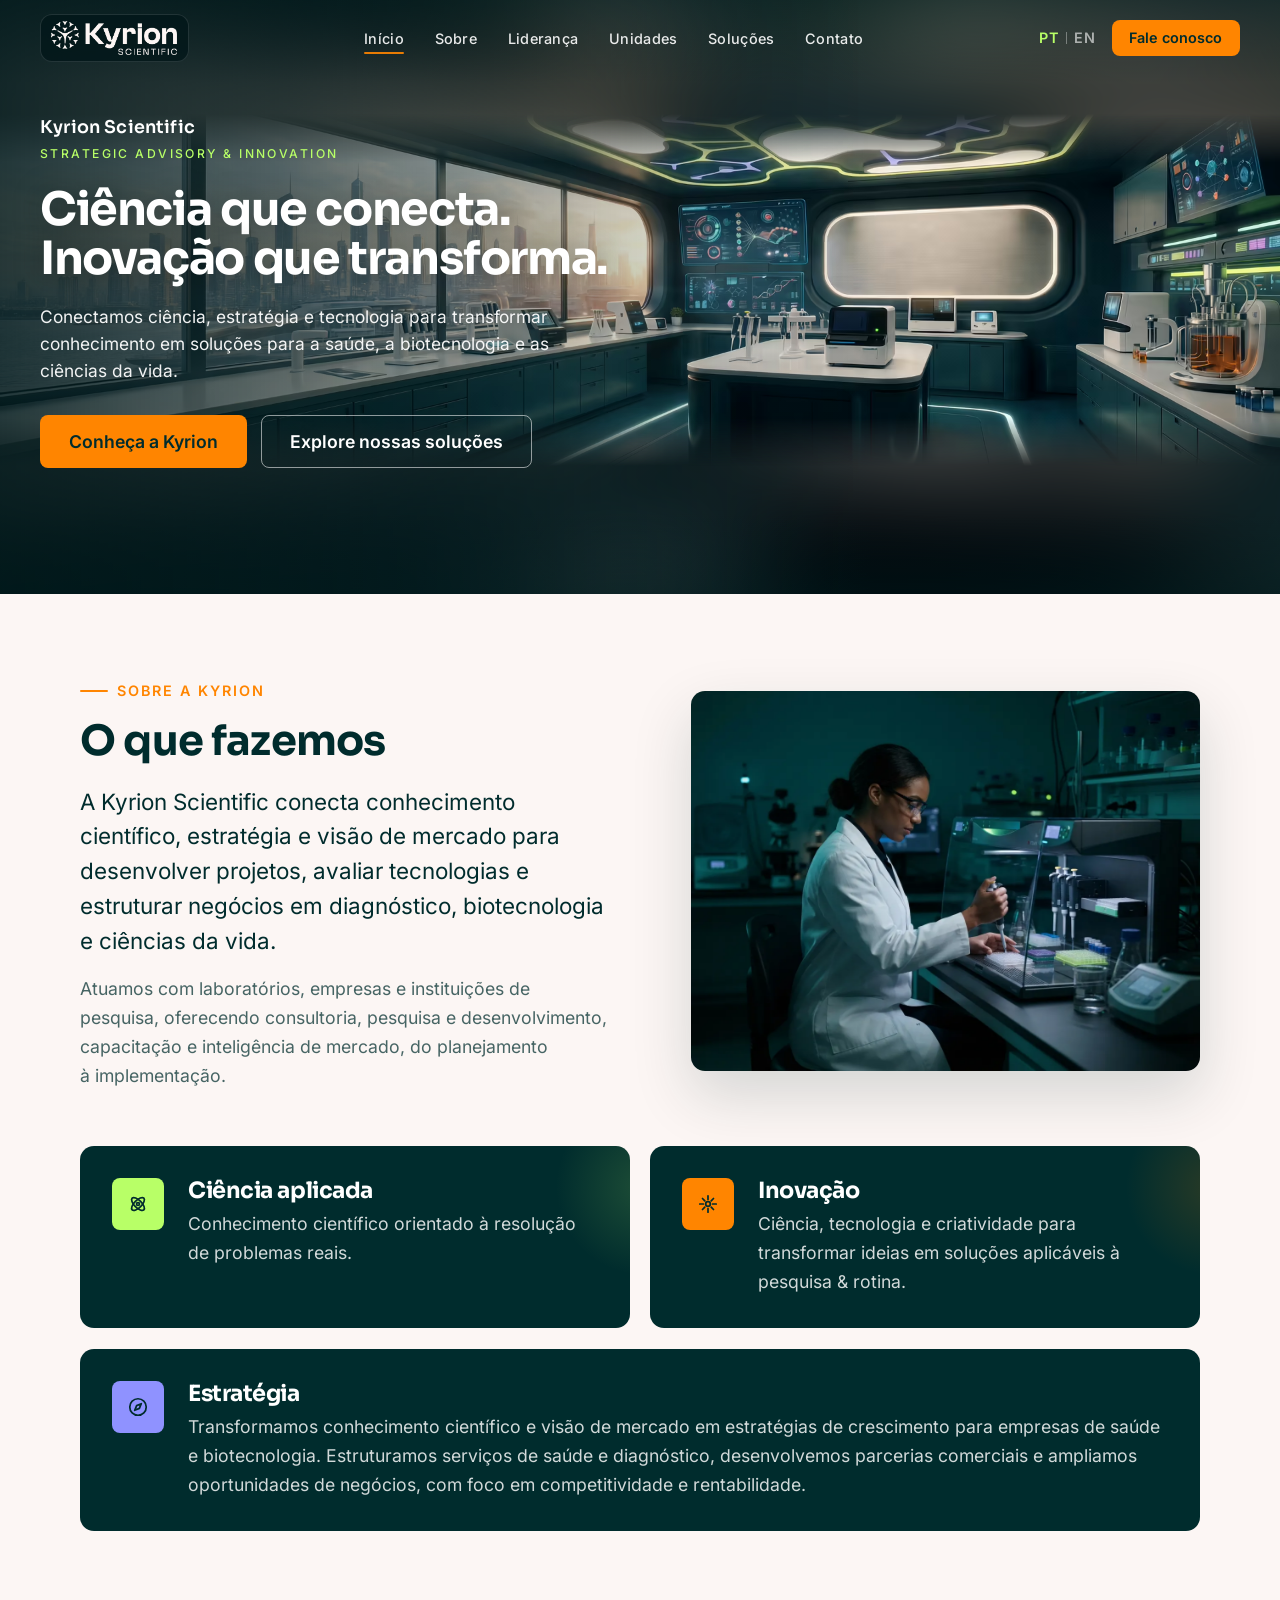
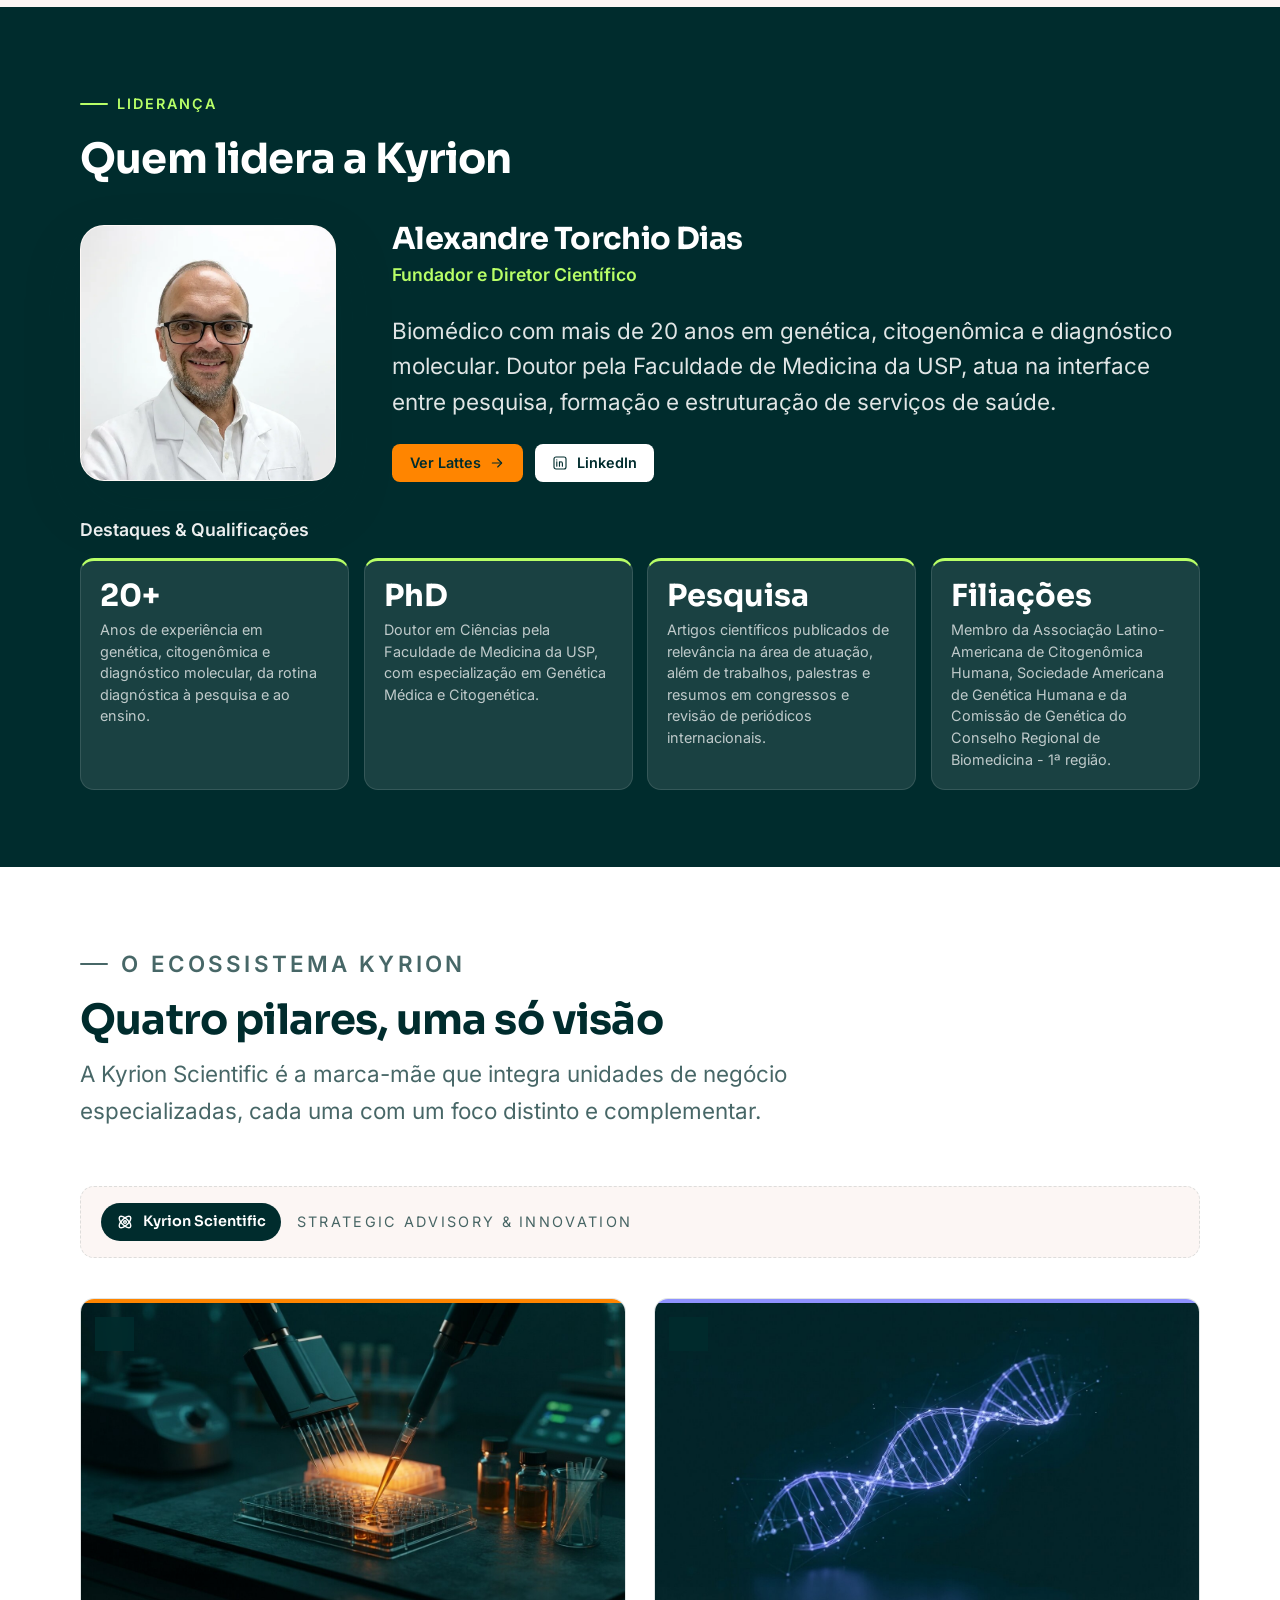
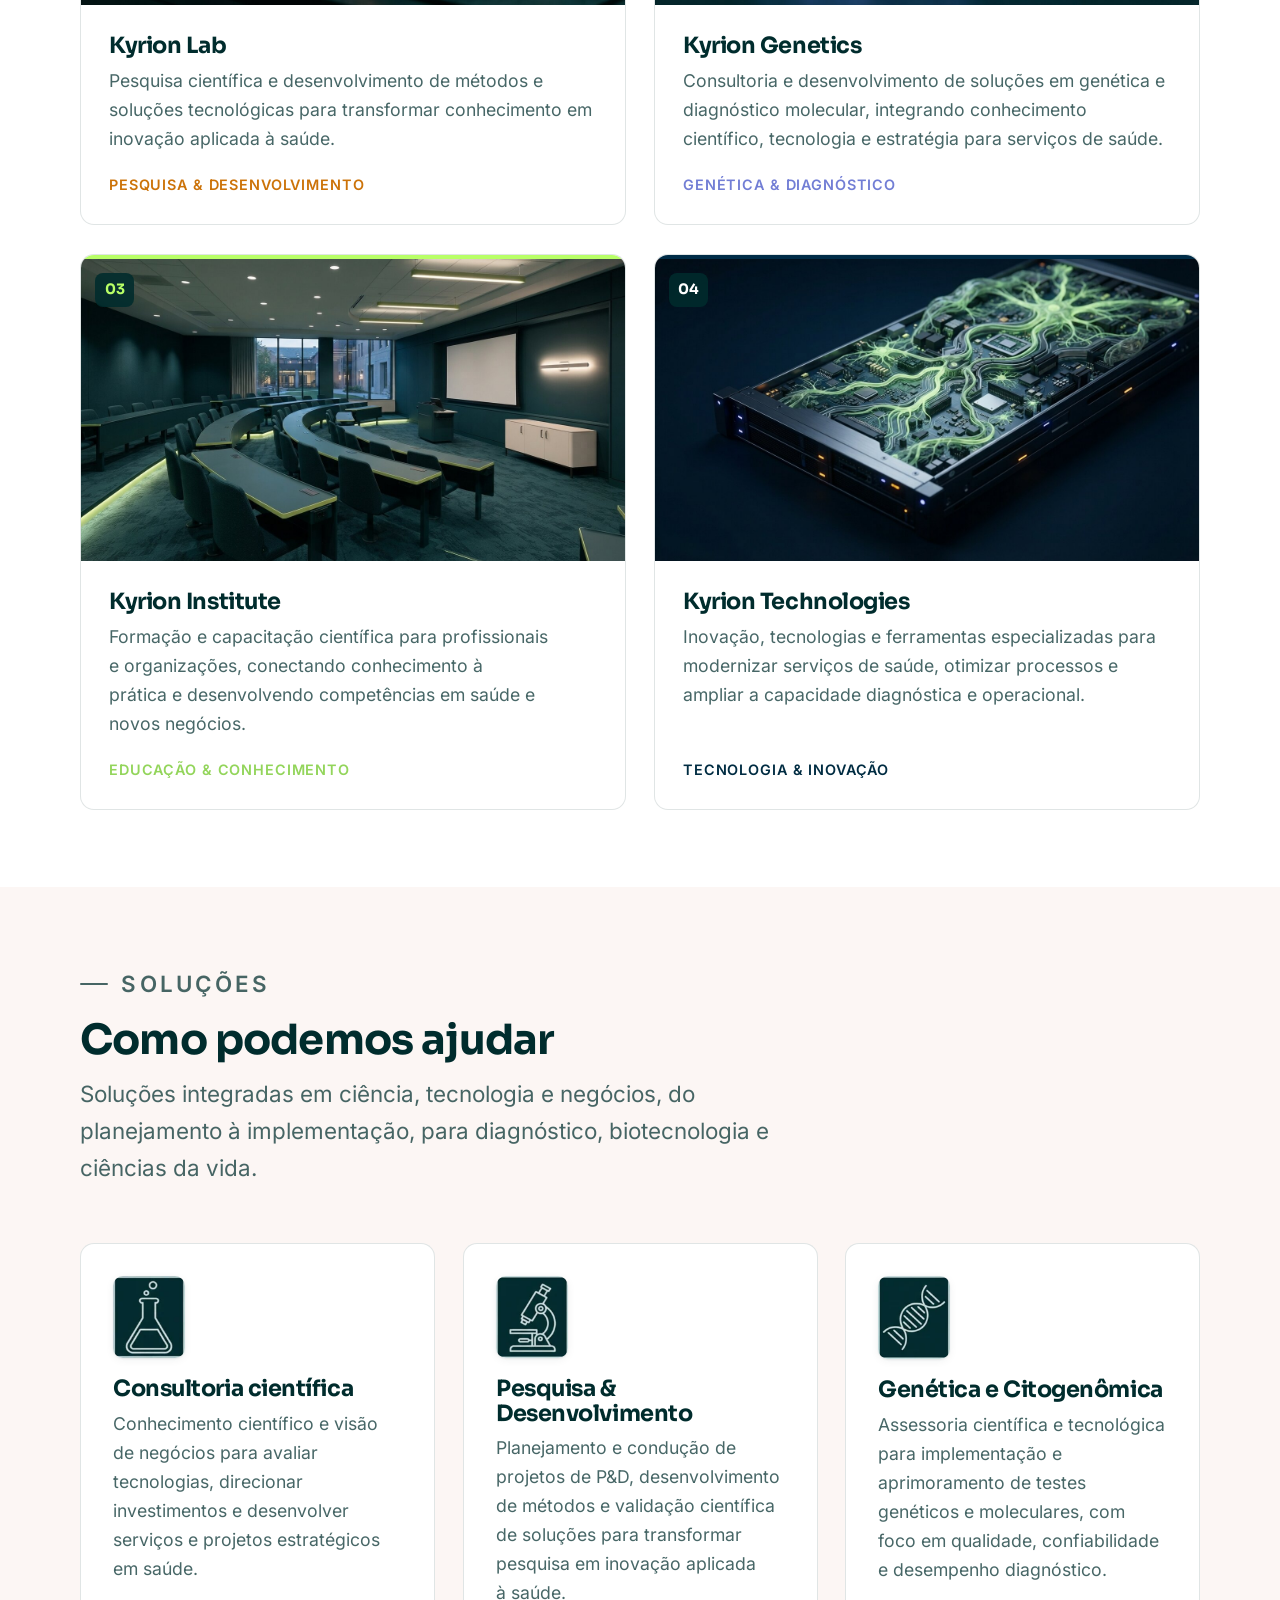
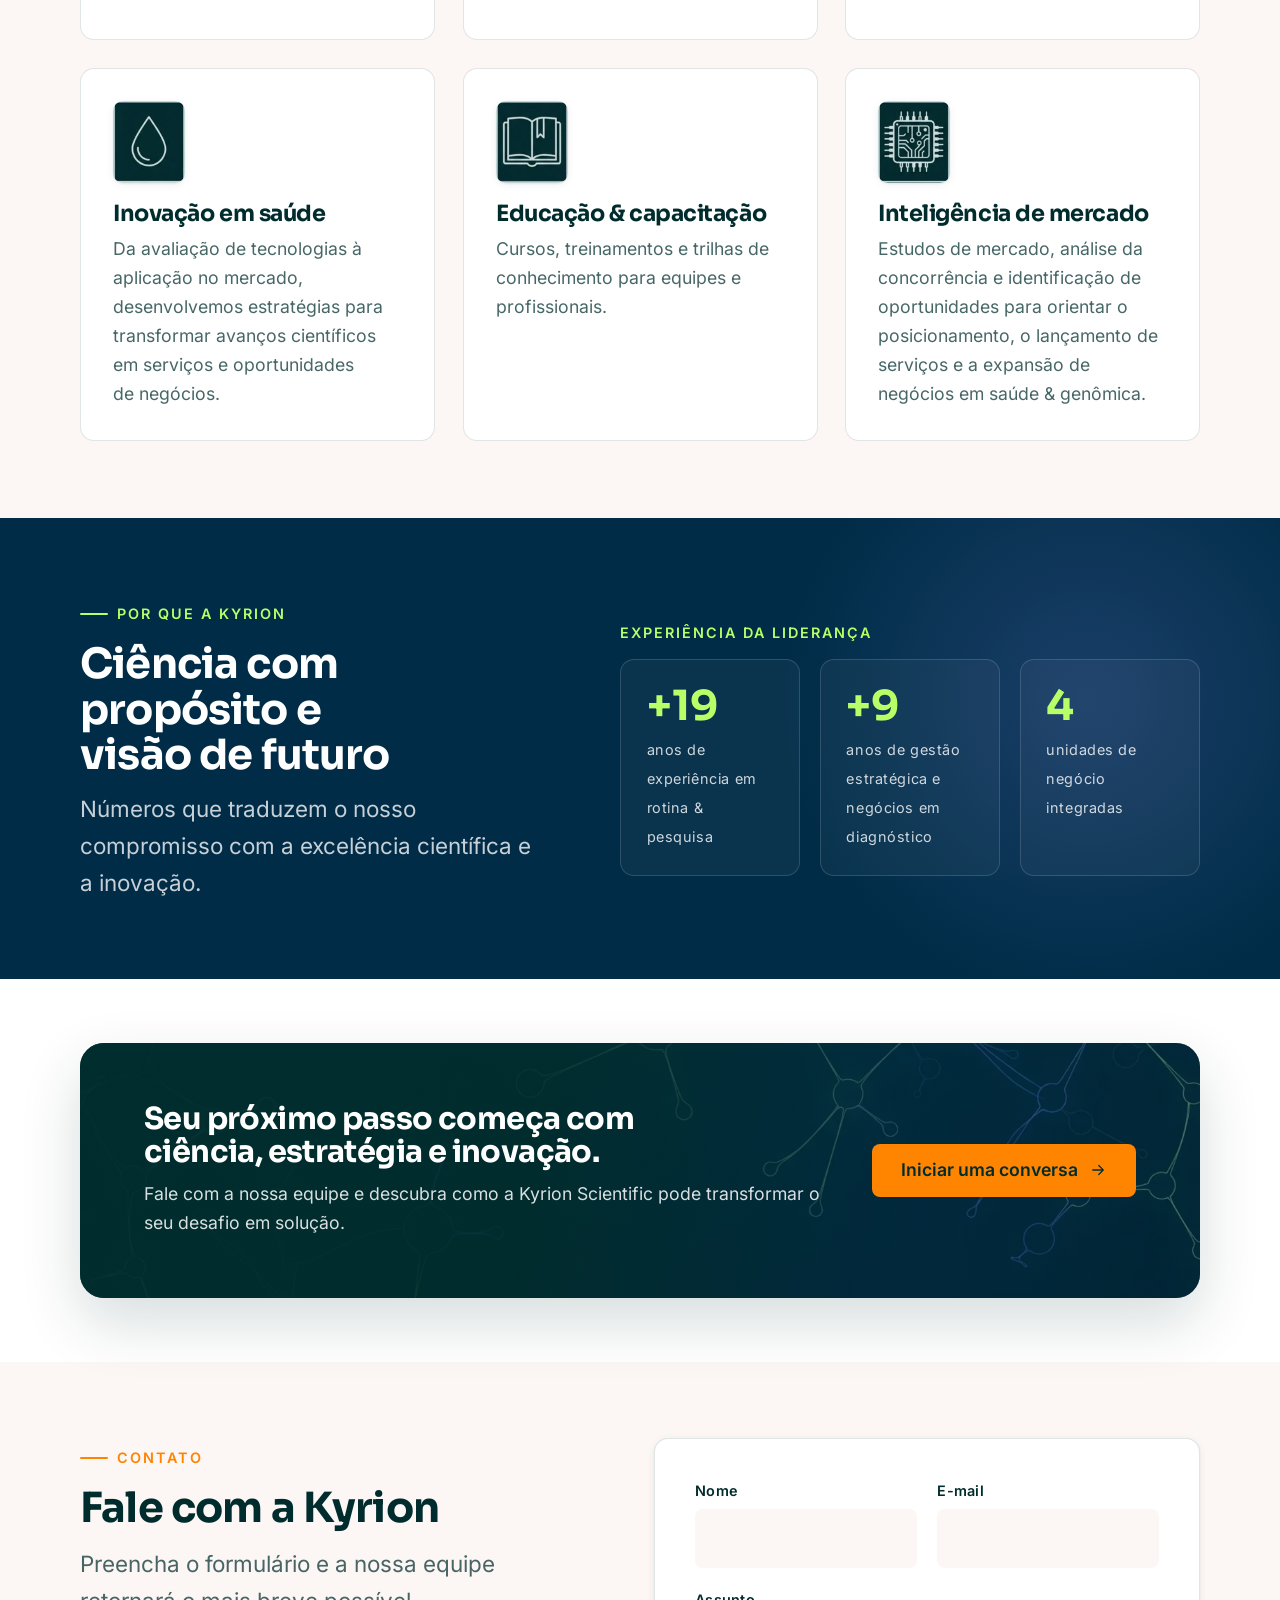
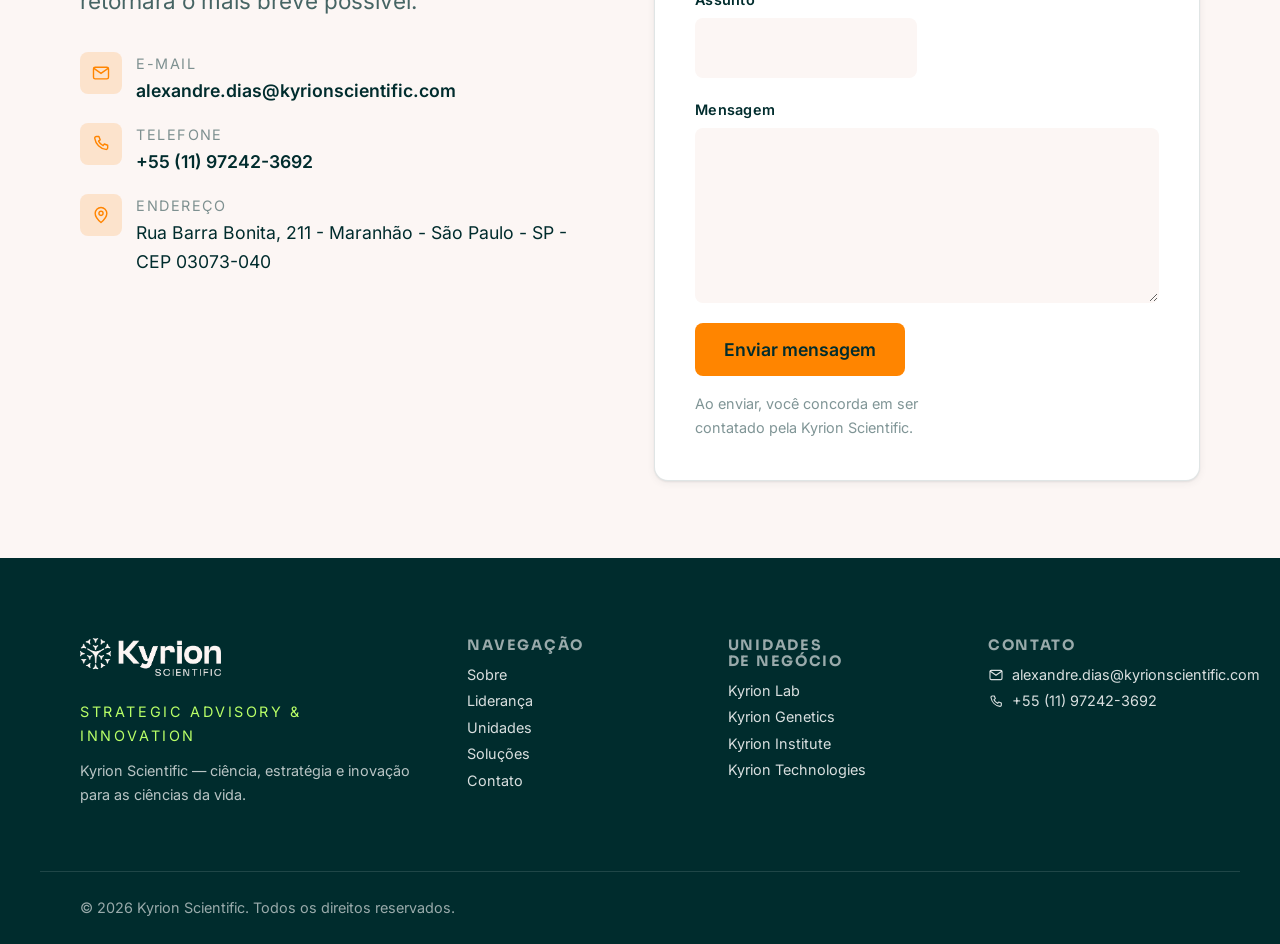
<file: index.html>
<!DOCTYPE html><html lang="pt-BR" class="no-js"> <head><meta charset="utf-8"><meta name="viewport" content="width=device-width, initial-scale=1"><title>Kyrion Scientific — Ciência que conecta. Inovação que transforma.</title><meta name="description" content="Conectamos conhecimento científico, estratégia e visão de mercado para desenvolver projetos, avaliar tecnologias e estruturar negócios em diagnóstico, biotecnologia e ciências da vida."><link rel="canonical" href="https://kyrionscientific.com/"><link rel="alternate" hreflang="pt-BR" href="https://kyrionscientific.com/"><link rel="alternate" hreflang="en" href="https://kyrionscientific.com/en/"><link rel="alternate" hreflang="x-default" href="https://kyrionscientific.com/"><link rel="icon" type="image/svg+xml" href="/favicon.svg"><link rel="apple-touch-icon" href="/favicon.svg"><meta name="theme-color" content="#002c2d"><meta property="og:type" content="website"><meta property="og:site_name" content="Kyrion Scientific"><meta property="og:title" content="Kyrion Scientific — Ciência que conecta. Inovação que transforma."><meta property="og:description" content="Conectamos conhecimento científico, estratégia e visão de mercado para desenvolver projetos, avaliar tecnologias e estruturar negócios em diagnóstico, biotecnologia e ciências da vida."><meta property="og:url" content="https://kyrionscientific.com/"><meta property="og:locale" content="pt_BR"><meta property="og:image" content="https://kyrionscientific.com/og-image.jpg"><meta name="twitter:card" content="summary_large_image"><meta name="twitter:title" content="Kyrion Scientific — Ciência que conecta. Inovação que transforma."><meta name="twitter:description" content="Conectamos conhecimento científico, estratégia e visão de mercado para desenvolver projetos, avaliar tecnologias e estruturar negócios em diagnóstico, biotecnologia e ciências da vida."><script type="application/ld+json">{"@context":"https://schema.org","@type":"Organization","name":"Kyrion Scientific","description":"Conectamos conhecimento científico, estratégia e visão de mercado para desenvolver projetos, avaliar tecnologias e estruturar negócios em diagnóstico, biotecnologia e ciências da vida.","url":"https://kyrionscientific.com/","slogan":"Ciência que conecta. Inovação que transforma."}</script><script>
      document.documentElement.classList.remove('no-js');
    </script><link rel="stylesheet" href="/_astro/index.DNgVwSNG.css"></head> <body> <a class="skip-link" href="#main">Ir para o conteúdo</a>  <header class="site-header" id="site-header" data-header data-astro-cid-3ef6ksr2> <div class="site-header__inner container container--wide" data-astro-cid-3ef6ksr2> <a href="/" class="brand site-header__brand" aria-label="Kyrion Scientific — home" style="--brand-h:34px;--brand-w:126px" data-astro-cid-uaf52tac> <img src="/_astro/logo-new.gGyAkgk_.webp" srcset="/_astro/logo-new.gGyAkgk_.webp 1x, /_astro/logo-new.DoVqcS7O.png 1x" alt="Kyrion Scientific" width="126" height="34" decoding="async" loading="eager" data-astro-cid-uaf52tac> </a>  <nav class="site-nav" id="site-nav" data-nav aria-label="Início" data-astro-cid-3ef6ksr2> <ul class="site-nav__list" data-astro-cid-3ef6ksr2> <li data-astro-cid-3ef6ksr2> <a class="site-nav__link" href="/#inicio" data-nav-link data-astro-cid-3ef6ksr2>Início</a> </li><li data-astro-cid-3ef6ksr2> <a class="site-nav__link" href="/#sobre" data-nav-link data-astro-cid-3ef6ksr2>Sobre</a> </li><li data-astro-cid-3ef6ksr2> <a class="site-nav__link" href="/#lideranca" data-nav-link data-astro-cid-3ef6ksr2>Liderança</a> </li><li data-astro-cid-3ef6ksr2> <a class="site-nav__link" href="/#grupos" data-nav-link data-astro-cid-3ef6ksr2>Unidades</a> </li><li data-astro-cid-3ef6ksr2> <a class="site-nav__link" href="/#solucoes" data-nav-link data-astro-cid-3ef6ksr2>Soluções</a> </li><li data-astro-cid-3ef6ksr2> <a class="site-nav__link" href="/#contato" data-nav-link data-astro-cid-3ef6ksr2>Contato</a> </li> </ul> </nav> <div class="site-header__actions" data-astro-cid-3ef6ksr2> <div class="lang" role="group" aria-label="Idioma" data-astro-cid-3ef6ksr2> <a class="lang__opt is-active" href="/" aria-current="true" hreflang="pt" data-astro-cid-3ef6ksr2>PT</a> <span class="lang__sep" aria-hidden="true" data-astro-cid-3ef6ksr2></span> <a class="lang__opt" href="/en/" hreflang="en" data-astro-cid-3ef6ksr2>EN</a> </div> <a class="btn btn--primary btn--sm site-header__cta" href="/#contato" data-astro-cid-3ef6ksr2> Fale conosco </a> <button class="site-header__toggle" type="button" data-menu-toggle aria-expanded="false" aria-controls="site-nav" aria-label="Abrir menu" data-astro-cid-3ef6ksr2> <span class="site-header__toggle-open" data-astro-cid-3ef6ksr2><svg class="icon" width="24" height="24" viewBox="0 0 24 24" fill="none" stroke="currentColor" stroke-width="1.7" stroke-linecap="round" stroke-linejoin="round" aria-hidden="true" focusable="false" data-astro-cid-4ckhetd2>             <path d="M4 7h16M4 12h16M4 17h16" data-astro-cid-4ckhetd2></path>       </svg> </span> <span class="site-header__toggle-close" data-astro-cid-3ef6ksr2><svg class="icon" width="24" height="24" viewBox="0 0 24 24" fill="none" stroke="currentColor" stroke-width="1.7" stroke-linecap="round" stroke-linejoin="round" aria-hidden="true" focusable="false" data-astro-cid-4ckhetd2>              <path d="M6 6l12 12M18 6 6 18" data-astro-cid-4ckhetd2></path>      </svg> </span> </button> </div> </div> </header> <div class="site-header__scrim" data-menu-scrim hidden data-astro-cid-3ef6ksr2></div>  <main id="main"> <section class="hero" id="inicio" aria-labelledby="hero-title" data-astro-cid-bbe6dxrz> <div class="hero__card" data-astro-cid-bbe6dxrz> <!-- Blurred copy of the same plate, so the padding blends seamlessly
         with the sharp, uncropped image. --> <div class="hero__backdrop" aria-hidden="true" data-astro-cid-bbe6dxrz> <img src="/_astro/hero-bg.C8MBA4jN.webp" alt="" loading="eager" decoding="async" data-astro-cid-bbe6dxrz> </div> <picture class="hero__photo" data-astro-cid-bbe6dxrz> <source srcset="/_astro/hero-bg.D-Uu-HRz.avif 1920w" type="image/avif" data-astro-cid-bbe6dxrz> <source srcset="/_astro/hero-bg.C8MBA4jN.webp 1920w" type="image/webp" data-astro-cid-bbe6dxrz> <img src="/_astro/hero-bg.DYgstmwq.jpg" srcset="/_astro/hero-bg.DYgstmwq.jpg 1920w, /_astro/hero-bg@2x.C8WDKdjT.jpg 2560w" sizes="100vw" width="1920" height="528" alt="" fetchpriority="high" decoding="async" aria-hidden="true" data-astro-cid-bbe6dxrz> </picture> <div class="hero__overlay" aria-hidden="true" data-astro-cid-bbe6dxrz></div> <div class="hero__inner" data-astro-cid-bbe6dxrz> <div class="hero__content-wrapper" data-astro-cid-bbe6dxrz> <div class="hero__content" data-astro-cid-bbe6dxrz> <p class="hero__eyebrow" data-astro-cid-bbe6dxrz> <span class="hero__brand" data-astro-cid-bbe6dxrz>Kyrion Scientific</span> <span class="hero__sub" data-astro-cid-bbe6dxrz>Strategic Advisory &amp; Innovation</span> </p> <h1 class="hero__title" id="hero-title" data-reveal data-astro-cid-bbe6dxrz> <span data-astro-cid-bbe6dxrz>Ciência que conecta.</span> <span data-astro-cid-bbe6dxrz>Inovação que transforma.</span> </h1> <p class="hero__lead" data-reveal style="--reveal-delay:90ms" data-astro-cid-bbe6dxrz>Conectamos ciência, estratégia e tecnologia para transformar conhecimento em soluções para a saúde, a biotecnologia e as ciências da vida.</p> <div class="hero__actions" data-reveal style="--reveal-delay:180ms" data-astro-cid-bbe6dxrz> <a class="btn btn--primary" href="/#sobre" data-astro-cid-bbe6dxrz> Conheça a Kyrion </a> <a class="btn btn--ghost" href="/#solucoes" data-astro-cid-bbe6dxrz> Explore nossas soluções </a> </div> </div> </div> </div> </div> </section>  <section class="section section--surface about" id="sobre" aria-labelledby="about-title" data-astro-cid-v2cbyr3p> <div class="container" data-astro-cid-v2cbyr3p> <div class="about__grid" data-astro-cid-v2cbyr3p> <div class="about__intro" data-reveal data-astro-cid-v2cbyr3p> <p class="kicker" data-astro-cid-v2cbyr3p>Sobre a Kyrion</p> <h2 id="about-title" data-astro-cid-v2cbyr3p>O que fazemos</h2> <p class="about__lead" data-astro-cid-v2cbyr3p>A Kyrion Scientific conecta conhecimento científico, estratégia e visão de mercado para desenvolver projetos, avaliar tecnologias e estruturar negócios em diagnóstico, biotecnologia e ciências da vida.</p> <p class="about__body" data-astro-cid-v2cbyr3p>Atuamos com laboratórios, empresas e instituições de pesquisa, oferecendo consultoria, pesquisa e desenvolvimento, capacitação e inteligência de mercado, do planejamento à implementação.</p> </div> <figure class="about__media" data-reveal style="--reveal-delay:100ms" data-astro-cid-v2cbyr3p> <picture data-astro-cid-v2cbyr3p> <source srcset="/_astro/about-lab.DQNUo1HB.webp" type="image/webp" data-astro-cid-v2cbyr3p> <img src="/_astro/about-lab.DrcKUUM2.jpg" alt="Cientista trabalhando em laboratório de biotecnologia" width="1200" height="896" loading="lazy" decoding="async" data-astro-cid-v2cbyr3p> </picture> <figcaption class="visually-hidden" data-astro-cid-v2cbyr3p>O que fazemos</figcaption> </figure> </div> <ul class="about__values" data-astro-cid-v2cbyr3p> <li class="about__card" data-reveal style="--reveal-delay:0ms" data-astro-cid-v2cbyr3p> <span class="about__chip" data-astro-cid-v2cbyr3p> <svg class="icon" width="22" height="22" viewBox="0 0 24 24" fill="none" stroke="currentColor" stroke-width="1.9" stroke-linecap="round" stroke-linejoin="round" aria-hidden="true" focusable="false" data-astro-cid-4ckhetd2>        <circle cx="12" cy="12" r="1.6" data-astro-cid-4ckhetd2></circle> <ellipse cx="12" cy="12" rx="9" ry="4" transform="rotate(45 12 12)" data-astro-cid-4ckhetd2></ellipse> <ellipse cx="12" cy="12" rx="9" ry="4" transform="rotate(-45 12 12)" data-astro-cid-4ckhetd2></ellipse>              </svg>  </span> <div class="about__card-body" data-astro-cid-v2cbyr3p> <h3 data-astro-cid-v2cbyr3p>Ciência aplicada</h3> <p data-astro-cid-v2cbyr3p>Conhecimento científico orientado à resolução de problemas reais.</p> </div> </li><li class="about__card" data-reveal style="--reveal-delay:90ms" data-astro-cid-v2cbyr3p> <span class="about__chip" data-astro-cid-v2cbyr3p> <svg class="icon" width="22" height="22" viewBox="0 0 24 24" fill="none" stroke="currentColor" stroke-width="1.9" stroke-linecap="round" stroke-linejoin="round" aria-hidden="true" focusable="false" data-astro-cid-4ckhetd2>         <path d="M12 3v4M12 17v4M3 12h4M17 12h4M6 6l2.5 2.5M15.5 15.5 18 18M18 6l-2.5 2.5M8.5 15.5 6 18" data-astro-cid-4ckhetd2></path> <circle cx="12" cy="12" r="2.5" data-astro-cid-4ckhetd2></circle>             </svg>  </span> <div class="about__card-body" data-astro-cid-v2cbyr3p> <h3 data-astro-cid-v2cbyr3p>Inovação</h3> <p data-astro-cid-v2cbyr3p>Ciência, tecnologia e criatividade para transformar ideias em soluções aplicáveis à pesquisa &amp; rotina.</p> </div> </li><li class="about__card" data-reveal style="--reveal-delay:180ms" data-astro-cid-v2cbyr3p> <span class="about__chip" data-astro-cid-v2cbyr3p> <svg class="icon" width="22" height="22" viewBox="0 0 24 24" fill="none" stroke="currentColor" stroke-width="1.9" stroke-linecap="round" stroke-linejoin="round" aria-hidden="true" focusable="false" data-astro-cid-4ckhetd2>  <circle cx="12" cy="12" r="9" data-astro-cid-4ckhetd2></circle> <path d="m15.6 8.4-2.1 5.1-5.1 2.1 2.1-5.1z" data-astro-cid-4ckhetd2></path>                    </svg>  </span> <div class="about__card-body" data-astro-cid-v2cbyr3p> <h3 data-astro-cid-v2cbyr3p>Estratégia</h3> <p data-astro-cid-v2cbyr3p>Transformamos conhecimento científico e visão de mercado em estratégias de crescimento para empresas de saúde e biotecnologia. Estruturamos serviços de saúde e diagnóstico, desenvolvemos parcerias comerciais e ampliamos oportunidades de negócios, com foco em competitividade e rentabilidade.</p> </div> </li> </ul> </div> </section>  <section class="section section--dark leadership" id="lideranca" aria-labelledby="leadership-title" data-astro-cid-u57r3c23> <div class="container" data-astro-cid-u57r3c23> <!-- isolated section header --> <header class="leadership__head" data-reveal data-astro-cid-u57r3c23> <p class="kicker" data-astro-cid-u57r3c23>Liderança</p> <h2 id="leadership-title" data-astro-cid-u57r3c23>Quem lidera a Kyrion</h2> </header> <!-- framed portrait left · identity + bio + CTA right --> <div class="leadership__profile" data-astro-cid-u57r3c23> <figure class="leadership__frame" data-reveal data-astro-cid-u57r3c23> <picture data-astro-cid-u57r3c23> <source srcset="/_astro/leader-portrait.DpwzIskO.webp" type="image/webp" data-astro-cid-u57r3c23> <img src="/_astro/leader-portrait.t9rbVho0.jpg" alt="Retrato de Alexandre Torchio Dias, fundador da Kyrion Scientific" width="800" height="923" loading="lazy" decoding="async" data-astro-cid-u57r3c23> </picture> </figure> <div class="leadership__content" data-reveal style="--reveal-delay:100ms" data-astro-cid-u57r3c23> <div class="leadership__identity" data-astro-cid-u57r3c23> <h3 data-astro-cid-u57r3c23>Alexandre Torchio Dias</h3> <p class="leadership__role" data-astro-cid-u57r3c23>Fundador e Diretor Científico</p> </div> <p class="leadership__bio" data-astro-cid-u57r3c23>Biomédico com mais de 20 anos em genética, citogenômica e diagnóstico molecular. Doutor pela Faculdade de Medicina da USP, atua na interface entre pesquisa, formação e estruturação de serviços de saúde.</p> <div class="leadership__links" data-astro-cid-u57r3c23> <a class="btn btn--primary btn--sm" href="http://lattes.cnpq.br/3293784131021507" target="_blank" rel="noopener noreferrer" data-astro-cid-u57r3c23> Ver Lattes <svg class="icon" width="16" height="16" viewBox="0 0 24 24" fill="none" stroke="currentColor" stroke-width="1.7" stroke-linecap="round" stroke-linejoin="round" aria-hidden="true" focusable="false" data-astro-cid-4ckhetd2>             <path d="M5 12h13" data-astro-cid-4ckhetd2></path> <path d="m13 6 6 6-6 6" data-astro-cid-4ckhetd2></path>         </svg>  </a> <a class="btn btn--light btn--sm" href="https://www.linkedin.com/in/alexandre-torchio-dias-54872938/" target="_blank" rel="noopener noreferrer" data-astro-cid-u57r3c23> <svg class="icon" width="16" height="16" viewBox="0 0 24 24" fill="none" stroke="currentColor" stroke-width="1.7" stroke-linecap="round" stroke-linejoin="round" aria-hidden="true" focusable="false" data-astro-cid-4ckhetd2>                    <rect x="3" y="3" width="18" height="18" rx="3" data-astro-cid-4ckhetd2></rect> <path d="M7.2 10.2v6.6" data-astro-cid-4ckhetd2></path> <path d="M7.2 7.4v.02" data-astro-cid-4ckhetd2></path> <path d="M11.2 16.8v-6.6M11.2 12.6c0-1.4.8-2.4 2.2-2.4s2.2 1 2.2 2.4v4.2" data-astro-cid-4ckhetd2></path>  </svg>  LinkedIn </a> </div> </div> </div> <!-- full-width metrics band --> <div class="leadership__band" data-reveal style="--reveal-delay:160ms" data-astro-cid-u57r3c23> <p class="leadership__band-label" data-astro-cid-u57r3c23>Destaques &amp; Qualificações</p> <ul class="leadership__metrics" data-astro-cid-u57r3c23> <li class="leadership__metric" data-astro-cid-u57r3c23> <span class="leadership__metric-value" data-astro-cid-u57r3c23>20+</span> <span class="leadership__metric-label" data-astro-cid-u57r3c23>Anos de experiência em genética, citogenômica e diagnóstico molecular, da rotina diagnóstica à pesquisa e ao ensino.</span> </li><li class="leadership__metric" data-astro-cid-u57r3c23> <span class="leadership__metric-value" data-astro-cid-u57r3c23>PhD</span> <span class="leadership__metric-label" data-astro-cid-u57r3c23>Doutor em Ciências pela Faculdade de Medicina da USP, com especialização em Genética Médica e Citogenética.</span> </li><li class="leadership__metric" data-astro-cid-u57r3c23> <span class="leadership__metric-value" data-astro-cid-u57r3c23>Pesquisa</span> <span class="leadership__metric-label" data-astro-cid-u57r3c23>Artigos científicos publicados de relevância na área de atuação, além de trabalhos, palestras e resumos em congressos e revisão de periódicos internacionais.</span> </li><li class="leadership__metric" data-astro-cid-u57r3c23> <span class="leadership__metric-value" data-astro-cid-u57r3c23>Filiações</span> <span class="leadership__metric-label" data-astro-cid-u57r3c23>Membro da Associação Latino-Americana de Citogenômica Humana, Sociedade Americana de Genética Humana e da Comissão de Genética do Conselho Regional de Biomedicina - 1ª região.</span> </li> </ul> </div> </div> </section>  <section class="section ecosystem" id="grupos" aria-labelledby="ecosystem-title" data-astro-cid-yqvkyiml> <div class="container" data-astro-cid-yqvkyiml> <div class="section-head" data-reveal data-astro-cid-yqvkyiml> <p class="kicker" data-astro-cid-yqvkyiml>O ecossistema Kyrion</p> <h2 id="ecosystem-title" data-astro-cid-yqvkyiml>Quatro pilares, uma só visão</h2> <p data-astro-cid-yqvkyiml>A Kyrion Scientific é a marca-mãe que integra unidades de negócio especializadas, cada uma com um foco distinto e complementar.</p> </div> <div class="ecosystem__parent" data-reveal data-astro-cid-yqvkyiml> <span class="ecosystem__badge" data-astro-cid-yqvkyiml> <svg class="icon" width="20" height="20" viewBox="0 0 24 24" fill="none" stroke="currentColor" stroke-width="1.7" stroke-linecap="round" stroke-linejoin="round" aria-hidden="true" focusable="false" data-astro-cid-4ckhetd2>        <circle cx="12" cy="12" r="1.6" data-astro-cid-4ckhetd2></circle> <ellipse cx="12" cy="12" rx="9" ry="4" transform="rotate(45 12 12)" data-astro-cid-4ckhetd2></ellipse> <ellipse cx="12" cy="12" rx="9" ry="4" transform="rotate(-45 12 12)" data-astro-cid-4ckhetd2></ellipse>              </svg>  Kyrion Scientific </span> <p class="ecosystem__parent-text" data-astro-cid-yqvkyiml>Strategic Advisory &amp; Innovation</p> </div> <ul class="ecosystem__grid" data-astro-cid-yqvkyiml> <li class="ecosystem__item" data-accent="orange" data-reveal style="--reveal-delay:0ms" data-astro-cid-yqvkyiml> <article class="card ecosystem__card" data-astro-cid-yqvkyiml> <figure class="ecosystem__media" aria-hidden="true" data-astro-cid-yqvkyiml> <img src="/_astro/pillar-lab.C-nQlmTT.jpg" alt="" width="1376" height="768" loading="lazy" decoding="async" data-astro-cid-yqvkyiml> <span class="ecosystem__num" aria-hidden="true" data-astro-cid-yqvkyiml>01</span> </figure> <div class="ecosystem__body" data-astro-cid-yqvkyiml> <h3 data-astro-cid-yqvkyiml>Kyrion Lab</h3> <p data-astro-cid-yqvkyiml>Pesquisa científica e desenvolvimento de métodos e soluções tecnológicas para transformar conhecimento em inovação aplicada à saúde.</p> <span class="ecosystem__tag" data-astro-cid-yqvkyiml>Pesquisa &amp; Desenvolvimento</span> </div> </article> </li><li class="ecosystem__item" data-accent="periwinkle" data-reveal style="--reveal-delay:80ms" data-astro-cid-yqvkyiml> <article class="card ecosystem__card" data-astro-cid-yqvkyiml> <figure class="ecosystem__media" aria-hidden="true" data-astro-cid-yqvkyiml> <img src="/_astro/pillar-genetics.BRFj-R60.jpg" alt="" width="1376" height="768" loading="lazy" decoding="async" data-astro-cid-yqvkyiml> <span class="ecosystem__num" aria-hidden="true" data-astro-cid-yqvkyiml>02</span> </figure> <div class="ecosystem__body" data-astro-cid-yqvkyiml> <h3 data-astro-cid-yqvkyiml>Kyrion Genetics</h3> <p data-astro-cid-yqvkyiml>Consultoria e desenvolvimento de soluções em genética e diagnóstico molecular, integrando conhecimento científico, tecnologia e estratégia para serviços de saúde.</p> <span class="ecosystem__tag" data-astro-cid-yqvkyiml>Genética &amp; Diagnóstico</span> </div> </article> </li><li class="ecosystem__item" data-accent="lime" data-reveal style="--reveal-delay:160ms" data-astro-cid-yqvkyiml> <article class="card ecosystem__card" data-astro-cid-yqvkyiml> <figure class="ecosystem__media" aria-hidden="true" data-astro-cid-yqvkyiml> <img src="/_astro/pillar-institute.BL2FJ0N2.jpg" alt="" width="1376" height="768" loading="lazy" decoding="async" data-astro-cid-yqvkyiml> <span class="ecosystem__num" aria-hidden="true" data-astro-cid-yqvkyiml>03</span> </figure> <div class="ecosystem__body" data-astro-cid-yqvkyiml> <h3 data-astro-cid-yqvkyiml>Kyrion Institute</h3> <p data-astro-cid-yqvkyiml>Formação e capacitação científica para profissionais e organizações, conectando conhecimento à prática e desenvolvendo competências em saúde e novos negócios.</p> <span class="ecosystem__tag" data-astro-cid-yqvkyiml>Educação &amp; Conhecimento</span> </div> </article> </li><li class="ecosystem__item" data-accent="navy" data-reveal style="--reveal-delay:240ms" data-astro-cid-yqvkyiml> <article class="card ecosystem__card" data-astro-cid-yqvkyiml> <figure class="ecosystem__media" aria-hidden="true" data-astro-cid-yqvkyiml> <img src="/_astro/pillar-technologies.C7Kxhx0w.jpg" alt="" width="1376" height="768" loading="lazy" decoding="async" data-astro-cid-yqvkyiml> <span class="ecosystem__num" aria-hidden="true" data-astro-cid-yqvkyiml>04</span> </figure> <div class="ecosystem__body" data-astro-cid-yqvkyiml> <h3 data-astro-cid-yqvkyiml>Kyrion Technologies</h3> <p data-astro-cid-yqvkyiml>Inovação, tecnologias e ferramentas especializadas para modernizar serviços de saúde, otimizar processos e ampliar a capacidade diagnóstica e operacional.</p> <span class="ecosystem__tag" data-astro-cid-yqvkyiml>Tecnologia &amp; Inovação</span> </div> </article> </li> </ul> </div> </section>  <section class="section section--surface solutions" id="solucoes" aria-labelledby="solutions-title" data-astro-cid-vj7y5fzp> <div class="container" data-astro-cid-vj7y5fzp> <div class="section-head" data-reveal data-astro-cid-vj7y5fzp> <p class="kicker" data-astro-cid-vj7y5fzp>Soluções</p> <h2 id="solutions-title" data-astro-cid-vj7y5fzp>Como podemos ajudar</h2> <p data-astro-cid-vj7y5fzp>Soluções integradas em ciência, tecnologia e negócios, do planejamento à implementação, para diagnóstico, biotecnologia e ciências da vida.</p> </div> <ul class="grid grid--3 solutions__grid" data-astro-cid-vj7y5fzp> <li data-accent="orange" data-reveal style="--reveal-delay:0ms" data-astro-cid-vj7y5fzp> <article class="card solutions__card" data-astro-cid-vj7y5fzp> <img class="solutions__tile" src="/_astro/consultoria.Cqw3ckSS.webp" alt="" width="128" height="144" loading="lazy" decoding="async" aria-hidden="true" data-astro-cid-vj7y5fzp> <h3 data-astro-cid-vj7y5fzp>Consultoria científica</h3> <p data-astro-cid-vj7y5fzp>Conhecimento científico e visão de negócios para avaliar tecnologias, direcionar investimentos e desenvolver serviços e projetos estratégicos em saúde.</p> </article> </li><li data-accent="periwinkle" data-reveal style="--reveal-delay:70ms" data-astro-cid-vj7y5fzp> <article class="card solutions__card" data-astro-cid-vj7y5fzp> <img class="solutions__tile" src="/_astro/pesquisa.BmiKWcl9.webp" alt="" width="128" height="144" loading="lazy" decoding="async" aria-hidden="true" data-astro-cid-vj7y5fzp> <h3 data-astro-cid-vj7y5fzp>Pesquisa &amp; Desenvolvimento</h3> <p data-astro-cid-vj7y5fzp>Planejamento e condução de projetos de P&amp;D, desenvolvimento de métodos e validação científica de soluções para transformar pesquisa em inovação aplicada à saúde.</p> </article> </li><li data-accent="lime" data-reveal style="--reveal-delay:140ms" data-astro-cid-vj7y5fzp> <article class="card solutions__card" data-astro-cid-vj7y5fzp> <img class="solutions__tile" src="/_astro/diagnostico.CxVU6_EM.webp" alt="" width="128" height="144" loading="lazy" decoding="async" aria-hidden="true" data-astro-cid-vj7y5fzp> <h3 data-astro-cid-vj7y5fzp>Genética e Citogenômica</h3> <p data-astro-cid-vj7y5fzp>Assessoria científica e tecnológica para implementação e aprimoramento de testes genéticos e moleculares, com foco em qualidade, confiabilidade e desempenho diagnóstico.</p> </article> </li><li data-accent="navy" data-reveal style="--reveal-delay:210ms" data-astro-cid-vj7y5fzp> <article class="card solutions__card" data-astro-cid-vj7y5fzp> <img class="solutions__tile" src="/_astro/biotech.B4dVZGqE.webp" alt="" width="128" height="144" loading="lazy" decoding="async" aria-hidden="true" data-astro-cid-vj7y5fzp> <h3 data-astro-cid-vj7y5fzp>Inovação em saúde</h3> <p data-astro-cid-vj7y5fzp>Da avaliação de tecnologias à aplicação no mercado, desenvolvemos estratégias para transformar avanços científicos em serviços e oportunidades de negócios.</p> </article> </li><li data-accent="orange" data-reveal style="--reveal-delay:280ms" data-astro-cid-vj7y5fzp> <article class="card solutions__card" data-astro-cid-vj7y5fzp> <img class="solutions__tile" src="/_astro/educacao.DjyEGRSN.webp" alt="" width="128" height="144" loading="lazy" decoding="async" aria-hidden="true" data-astro-cid-vj7y5fzp> <h3 data-astro-cid-vj7y5fzp>Educação &amp; capacitação</h3> <p data-astro-cid-vj7y5fzp>Cursos, treinamentos e trilhas de conhecimento para equipes e profissionais.</p> </article> </li><li data-accent="periwinkle" data-reveal style="--reveal-delay:350ms" data-astro-cid-vj7y5fzp> <article class="card solutions__card" data-astro-cid-vj7y5fzp> <img class="solutions__tile" src="/_astro/tecnologia.T-dvYS2X.webp" alt="" width="128" height="144" loading="lazy" decoding="async" aria-hidden="true" data-astro-cid-vj7y5fzp> <h3 data-astro-cid-vj7y5fzp>Inteligência de mercado</h3> <p data-astro-cid-vj7y5fzp>Estudos de mercado, análise da concorrência e identificação de oportunidades para orientar o posicionamento, o lançamento de serviços e a expansão de negócios em saúde &amp; genômica.</p> </article> </li> </ul> </div> </section>  <section class="section--navy stats" aria-labelledby="stats-title" data-astro-cid-bhxv2qxz> <div class="container stats__inner" data-astro-cid-bhxv2qxz> <div class="stats__head" data-reveal data-astro-cid-bhxv2qxz> <p class="kicker" data-astro-cid-bhxv2qxz>Por que a Kyrion</p> <h2 id="stats-title" data-astro-cid-bhxv2qxz>Ciência com propósito e visão de futuro</h2> <p class="stats__sub" data-astro-cid-bhxv2qxz>Números que traduzem o nosso compromisso com a excelência científica e a inovação.</p> </div> <div class="stats__groups" data-astro-cid-bhxv2qxz> <div class="stats__group" data-reveal style="--reveal-delay:0ms" data-astro-cid-bhxv2qxz> <p class="stats__group-label" data-astro-cid-bhxv2qxz>Experiência da liderança</p> <ul class="stats__list" data-astro-cid-bhxv2qxz> <li class="stats__item" data-astro-cid-bhxv2qxz> <span class="stats__value" data-count-to="+20" data-astro-cid-bhxv2qxz>+20</span> <span class="stats__label" data-astro-cid-bhxv2qxz>anos de experiência em rotina &amp; pesquisa</span> </li><li class="stats__item" data-astro-cid-bhxv2qxz> <span class="stats__value" data-count-to="+10" data-astro-cid-bhxv2qxz>+10</span> <span class="stats__label" data-astro-cid-bhxv2qxz>anos de gestão estratégica e negócios em diagnóstico</span> </li><li class="stats__item" data-astro-cid-bhxv2qxz> <span class="stats__value" data-count-to="4" data-astro-cid-bhxv2qxz>4</span> <span class="stats__label" data-astro-cid-bhxv2qxz>unidades de negócio integradas</span> </li> </ul> </div> </div> </div> </section>  <section class="cta" aria-labelledby="cta-title" data-astro-cid-kokrr3jq> <div class="container" data-astro-cid-kokrr3jq> <div class="cta__panel" data-reveal data-astro-cid-kokrr3jq> <picture class="cta__bg" aria-hidden="true" data-astro-cid-kokrr3jq> <source srcset="/_astro/cta-band.CKwu-W7B.webp" type="image/webp" data-astro-cid-kokrr3jq> <img src="/_astro/cta-band.BWLTZXnr.jpg" alt="" loading="lazy" decoding="async" data-astro-cid-kokrr3jq> </picture> <div class="cta__scrim" aria-hidden="true" data-astro-cid-kokrr3jq></div> <div class="cta__body" data-astro-cid-kokrr3jq> <h2 id="cta-title" data-astro-cid-kokrr3jq>Seu próximo passo começa com ciência, estratégia e inovação.</h2> <p data-astro-cid-kokrr3jq>Fale com a nossa equipe e descubra como a Kyrion Scientific pode transformar o seu desafio em solução.</p> </div> <a class="btn btn--primary cta__btn" href="/#contato" data-astro-cid-kokrr3jq> Iniciar uma conversa <svg class="icon" width="18" height="18" viewBox="0 0 24 24" fill="none" stroke="currentColor" stroke-width="1.7" stroke-linecap="round" stroke-linejoin="round" aria-hidden="true" focusable="false" data-astro-cid-4ckhetd2>             <path d="M5 12h13" data-astro-cid-4ckhetd2></path> <path d="m13 6 6 6-6 6" data-astro-cid-4ckhetd2></path>         </svg>  </a> </div> </div> </section>  <section class="section section--surface contact" id="contato" aria-labelledby="contact-title" data-astro-cid-xmivup5a> <div class="container contact__grid" data-astro-cid-xmivup5a> <div class="contact__intro" data-reveal data-astro-cid-xmivup5a> <p class="kicker" data-astro-cid-xmivup5a>Contato</p> <h2 id="contact-title" data-astro-cid-xmivup5a>Fale com a Kyrion</h2> <p class="contact__text" data-astro-cid-xmivup5a>Preencha o formulário e a nossa equipe retornará o mais breve possível.</p> <ul class="contact__list" data-astro-cid-xmivup5a> <li data-astro-cid-xmivup5a> <span class="contact__ico" data-astro-cid-xmivup5a><svg class="icon" width="20" height="20" viewBox="0 0 24 24" fill="none" stroke="currentColor" stroke-width="1.7" stroke-linecap="round" stroke-linejoin="round" aria-hidden="true" focusable="false" data-astro-cid-4ckhetd2>          <rect x="3" y="5" width="18" height="14" rx="2" data-astro-cid-4ckhetd2></rect> <path d="m3.5 6.5 8.5 6 8.5-6" data-astro-cid-4ckhetd2></path>            </svg> </span> <span data-astro-cid-xmivup5a> <span class="contact__label" data-astro-cid-xmivup5a>E-mail</span> <a href="mailto:alexandre.dias@kyrionscientific.com" data-astro-cid-xmivup5a>alexandre.dias@kyrionscientific.com</a> </span> </li> <li data-astro-cid-xmivup5a> <span class="contact__ico" data-astro-cid-xmivup5a><svg class="icon" width="20" height="20" viewBox="0 0 24 24" fill="none" stroke="currentColor" stroke-width="1.7" stroke-linecap="round" stroke-linejoin="round" aria-hidden="true" focusable="false" data-astro-cid-4ckhetd2>          <path d="M6.5 3h3l1.5 4-2 1.5a12 12 0 0 0 5.5 5.5L16 12l4 1.5v3a2 2 0 0 1-2.2 2A16 16 0 0 1 4.5 5.2 2 2 0 0 1 6.5 3z" data-astro-cid-4ckhetd2></path>          </svg> </span> <span data-astro-cid-xmivup5a> <span class="contact__label" data-astro-cid-xmivup5a>Telefone</span> <a href="tel:+5511972423692" data-astro-cid-xmivup5a>+55 (11) 97242-3692</a> </span> </li> <li data-astro-cid-xmivup5a> <span class="contact__ico" data-astro-cid-xmivup5a><svg class="icon" width="20" height="20" viewBox="0 0 24 24" fill="none" stroke="currentColor" stroke-width="1.7" stroke-linecap="round" stroke-linejoin="round" aria-hidden="true" focusable="false" data-astro-cid-4ckhetd2>            <path d="M12 21s7-5.6 7-11a7 7 0 1 0-14 0c0 5.4 7 11 7 11z" data-astro-cid-4ckhetd2></path> <circle cx="12" cy="10" r="2.5" data-astro-cid-4ckhetd2></circle>          </svg> </span> <span data-astro-cid-xmivup5a> <span class="contact__label" data-astro-cid-xmivup5a>Endereço</span> <span data-astro-cid-xmivup5a>Rua Barra Bonita, 211 - Maranhão - São Paulo - SP - CEP 03073-040</span> </span> </li> </ul> </div> <form id="contact-form" class="contact__form" data-reveal style="--reveal-delay:100ms" data-astro-cid-xmivup5a> <p class="form-status form-status--error" data-fs-error role="alert" data-astro-cid-xmivup5a>Não foi possível enviar. Tente novamente ou escreva para alexandre.dias@kyrionscientific.com.</p> <p class="form-status form-status--ok" data-fs-success role="status" data-astro-cid-xmivup5a>Mensagem enviada. Retornaremos em breve.</p> <div class="field" data-astro-cid-xmivup5a> <label for="cf-name" data-astro-cid-xmivup5a>Nome</label> <input id="cf-name" name="name" type="text" autocomplete="name" required data-fs-field data-astro-cid-xmivup5a> <span class="field__error" data-fs-error="name" data-astro-cid-xmivup5a></span> </div> <div class="field" data-astro-cid-xmivup5a> <label for="cf-email" data-astro-cid-xmivup5a>E-mail</label> <input id="cf-email" name="email" type="email" autocomplete="email" required data-fs-field data-astro-cid-xmivup5a> <span class="field__error" data-fs-error="email" data-astro-cid-xmivup5a></span> </div> <div class="field" data-astro-cid-xmivup5a> <label for="cf-subject" data-astro-cid-xmivup5a>Assunto</label> <input id="cf-subject" name="subject" type="text" data-fs-field data-astro-cid-xmivup5a> <span class="field__error" data-fs-error="subject" data-astro-cid-xmivup5a></span> </div> <div class="field field--full" data-astro-cid-xmivup5a> <label for="cf-message" data-astro-cid-xmivup5a>Mensagem</label> <textarea id="cf-message" name="message" rows="5" required data-fs-field data-astro-cid-xmivup5a></textarea> <span class="field__error" data-fs-error="message" data-astro-cid-xmivup5a></span> </div> <div class="contact__submit field--full" data-astro-cid-xmivup5a> <button class="btn btn--primary" type="submit" data-fs-submit-btn data-astro-cid-xmivup5a>Enviar mensagem</button> <p class="contact__form-note" data-astro-cid-xmivup5a>Ao enviar, você concorda em ser contatado pela Kyrion Scientific.</p> </div> </form> </div> </section>  </main> <footer class="footer section--dark" data-astro-cid-sz7xmlte> <div class="container footer__inner" data-astro-cid-sz7xmlte> <div class="footer__brand" data-astro-cid-sz7xmlte> <a href="/" class="brand" aria-label="Kyrion Scientific — home" style="--brand-h:38px;--brand-w:141px" data-astro-cid-uaf52tac> <img src="/_astro/logo-new.gGyAkgk_.webp" srcset="/_astro/logo-new.gGyAkgk_.webp 1x, /_astro/logo-new.DoVqcS7O.png 1x" alt="Kyrion Scientific" width="141" height="38" decoding="async" loading="eager" data-astro-cid-uaf52tac> </a>  <p class="footer__tagline" data-astro-cid-sz7xmlte>Strategic Advisory &amp; Innovation</p> <p class="footer__about" data-astro-cid-sz7xmlte>Kyrion Scientific — ciência, estratégia e inovação para as ciências da vida.</p> </div> <nav class="footer__col" aria-label="Navegação" data-astro-cid-sz7xmlte> <h3 data-astro-cid-sz7xmlte>Navegação</h3> <ul data-astro-cid-sz7xmlte> <li data-astro-cid-sz7xmlte><a href="/#sobre" data-astro-cid-sz7xmlte>Sobre</a></li><li data-astro-cid-sz7xmlte><a href="/#lideranca" data-astro-cid-sz7xmlte>Liderança</a></li><li data-astro-cid-sz7xmlte><a href="/#grupos" data-astro-cid-sz7xmlte>Unidades</a></li><li data-astro-cid-sz7xmlte><a href="/#solucoes" data-astro-cid-sz7xmlte>Soluções</a></li><li data-astro-cid-sz7xmlte><a href="/#contato" data-astro-cid-sz7xmlte>Contato</a></li> </ul> </nav> <div class="footer__col" data-astro-cid-sz7xmlte> <h3 data-astro-cid-sz7xmlte>Unidades de negócio</h3> <ul data-astro-cid-sz7xmlte> <li data-astro-cid-sz7xmlte><span data-astro-cid-sz7xmlte>Kyrion Lab</span></li><li data-astro-cid-sz7xmlte><span data-astro-cid-sz7xmlte>Kyrion Genetics</span></li><li data-astro-cid-sz7xmlte><span data-astro-cid-sz7xmlte>Kyrion Institute</span></li><li data-astro-cid-sz7xmlte><span data-astro-cid-sz7xmlte>Kyrion Technologies</span></li> </ul> </div> <div class="footer__col" data-astro-cid-sz7xmlte> <h3 data-astro-cid-sz7xmlte>Contato</h3> <ul data-astro-cid-sz7xmlte> <li data-astro-cid-sz7xmlte> <a href="mailto:alexandre.dias@kyrionscientific.com" data-astro-cid-sz7xmlte> <svg class="icon" width="16" height="16" viewBox="0 0 24 24" fill="none" stroke="currentColor" stroke-width="1.7" stroke-linecap="round" stroke-linejoin="round" aria-hidden="true" focusable="false" data-astro-cid-4ckhetd2>          <rect x="3" y="5" width="18" height="14" rx="2" data-astro-cid-4ckhetd2></rect> <path d="m3.5 6.5 8.5 6 8.5-6" data-astro-cid-4ckhetd2></path>            </svg>  alexandre.dias@kyrionscientific.com </a> </li> <li data-astro-cid-sz7xmlte> <a href="tel:+5511972423692" data-astro-cid-sz7xmlte> <svg class="icon" width="16" height="16" viewBox="0 0 24 24" fill="none" stroke="currentColor" stroke-width="1.7" stroke-linecap="round" stroke-linejoin="round" aria-hidden="true" focusable="false" data-astro-cid-4ckhetd2>          <path d="M6.5 3h3l1.5 4-2 1.5a12 12 0 0 0 5.5 5.5L16 12l4 1.5v3a2 2 0 0 1-2.2 2A16 16 0 0 1 4.5 5.2 2 2 0 0 1 6.5 3z" data-astro-cid-4ckhetd2></path>          </svg>  +55 (11) 97242-3692 </a> </li> </ul> </div> </div> <div class="container footer__bottom" data-astro-cid-sz7xmlte> <p data-astro-cid-sz7xmlte>© 2026 Kyrion Scientific. Todos os direitos reservados.</p> </div> </footer>   <script type="module" src="/_astro/BaseLayout.astro_astro_type_script_index_0_lang.CA_h6Epi.js"></script> </body> </html>
</file>
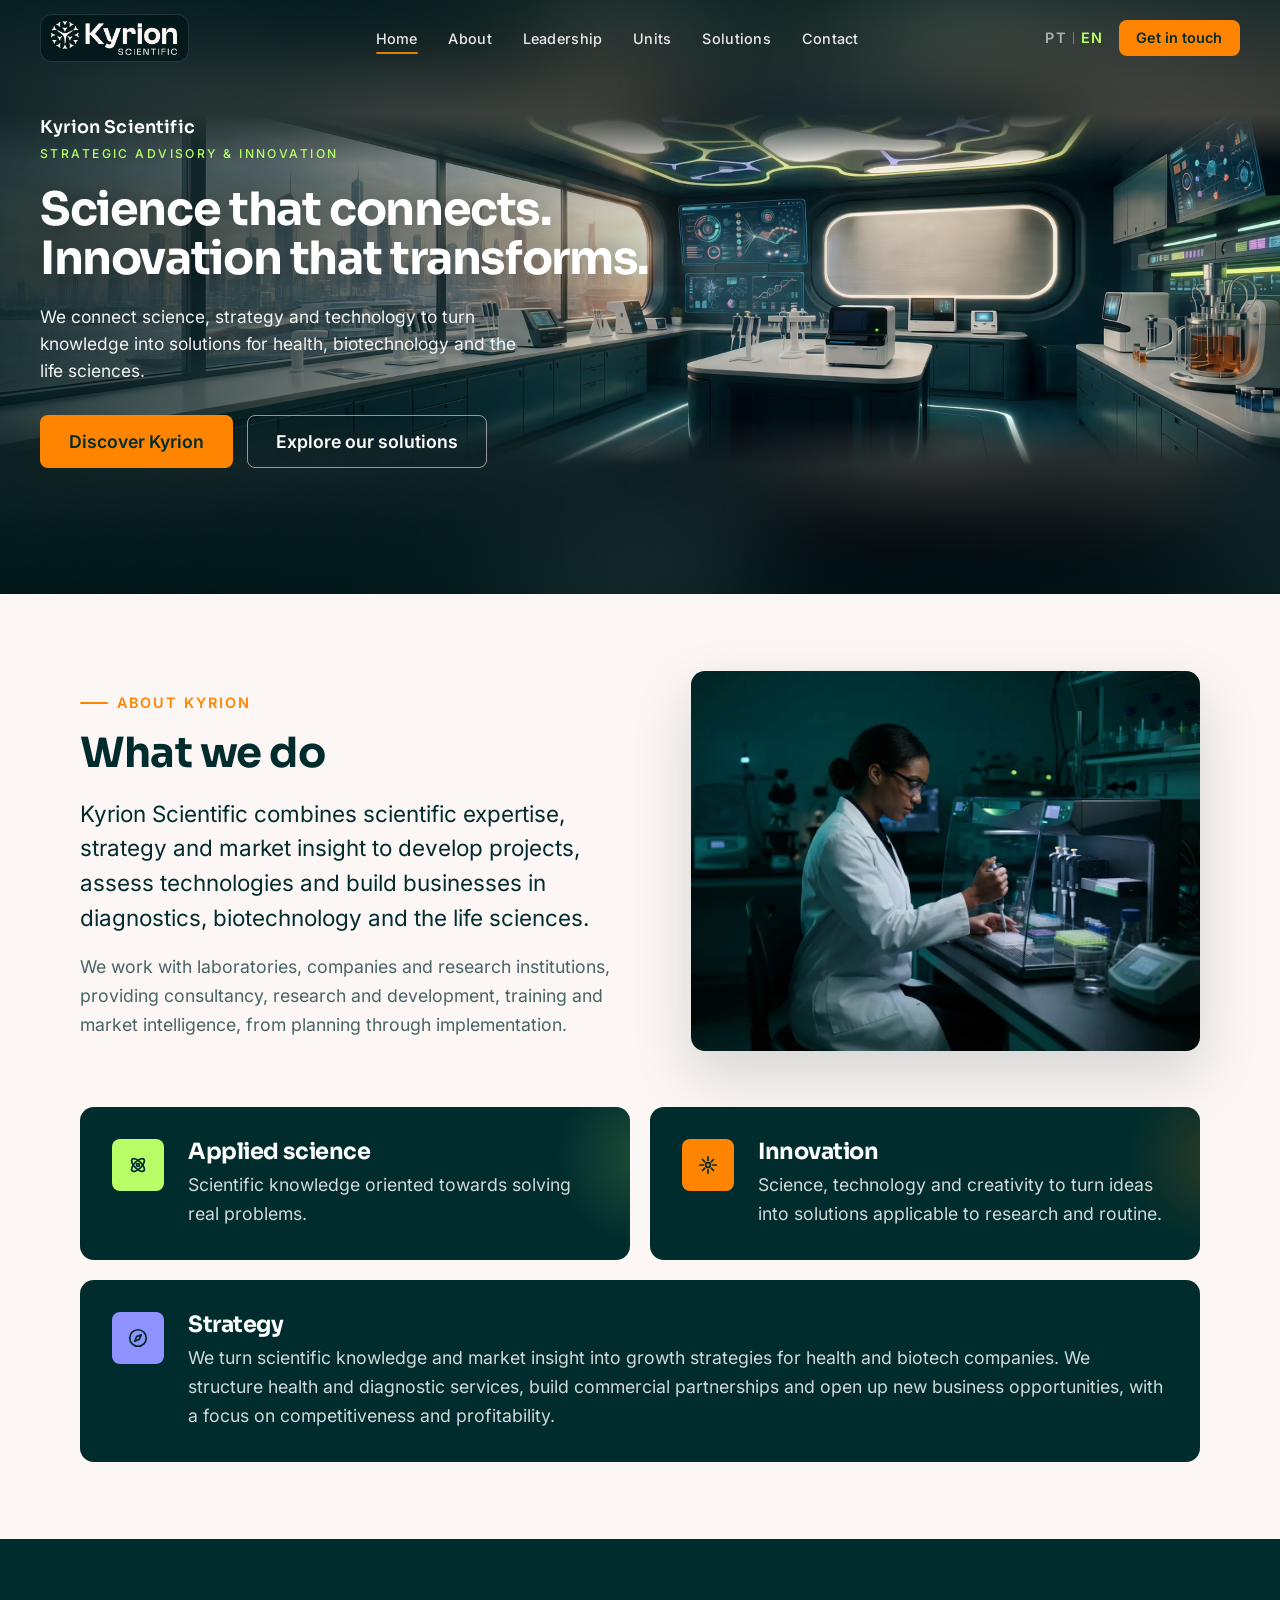
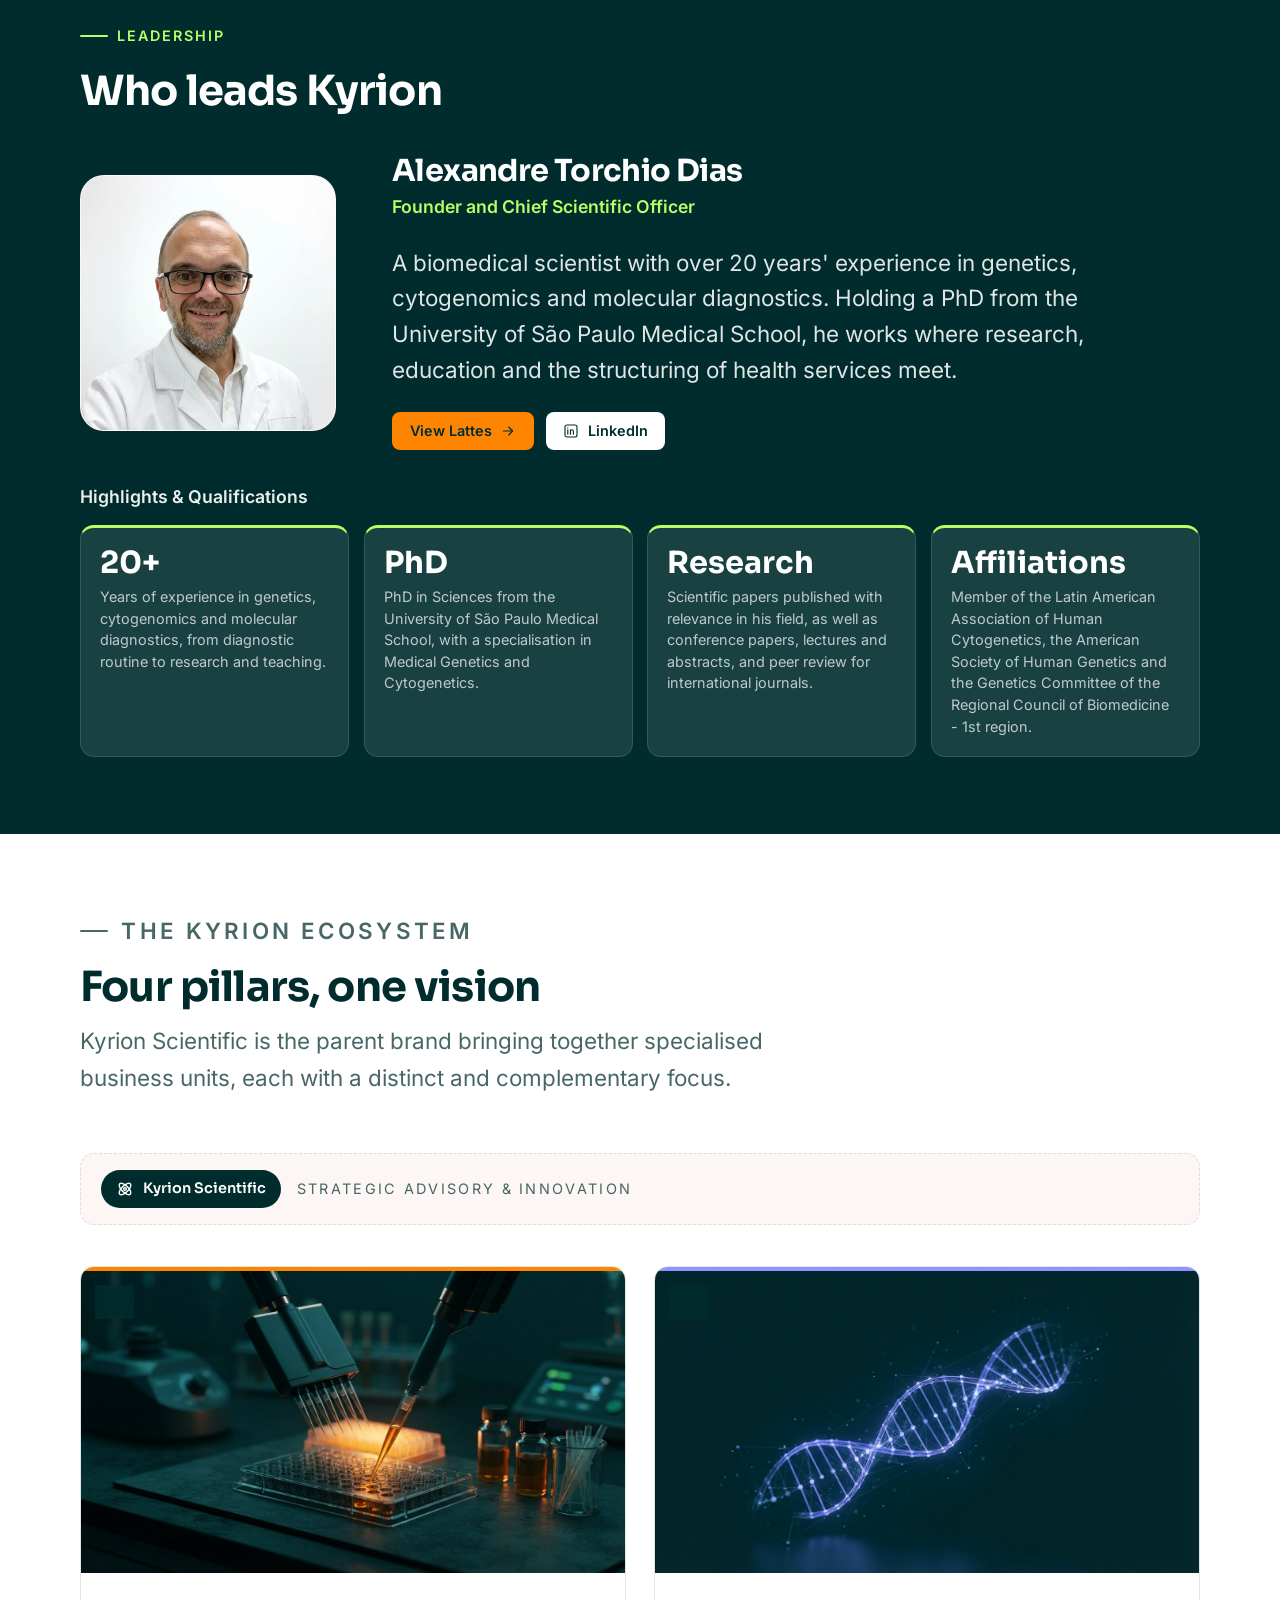
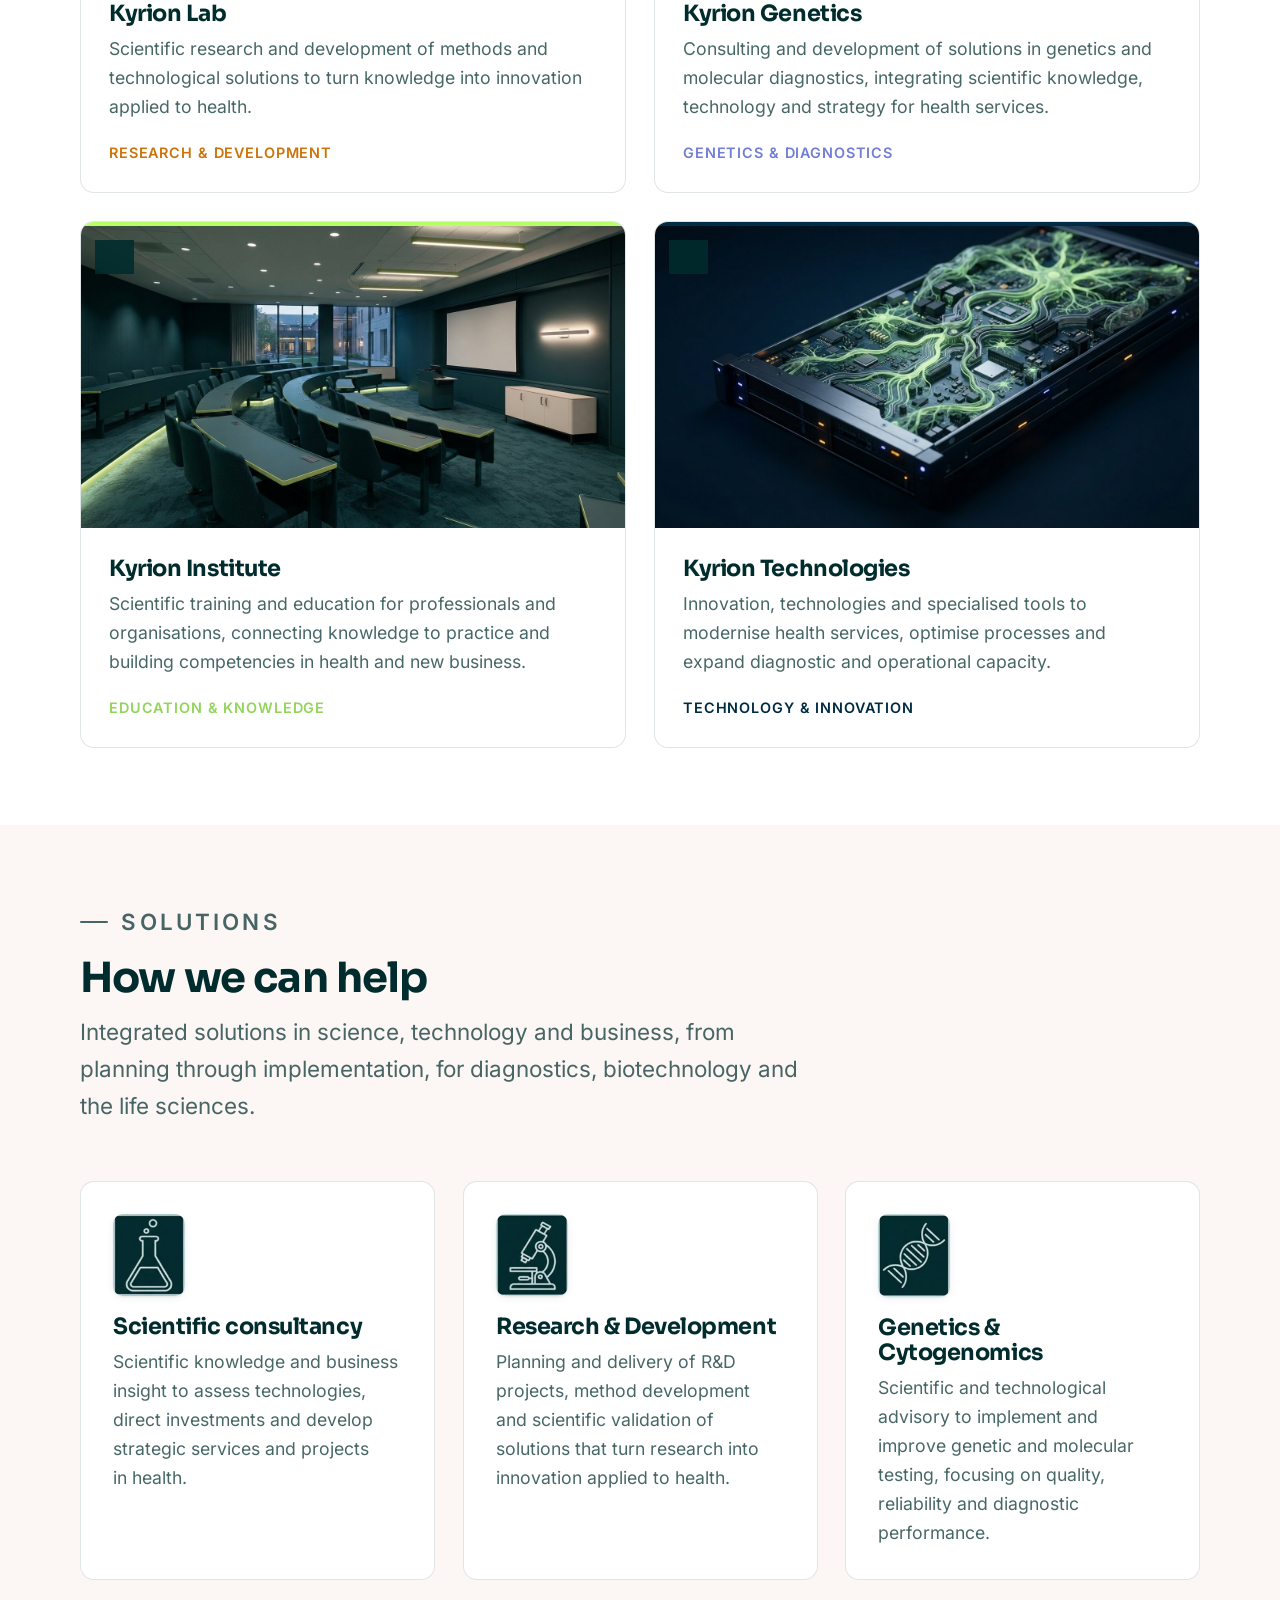
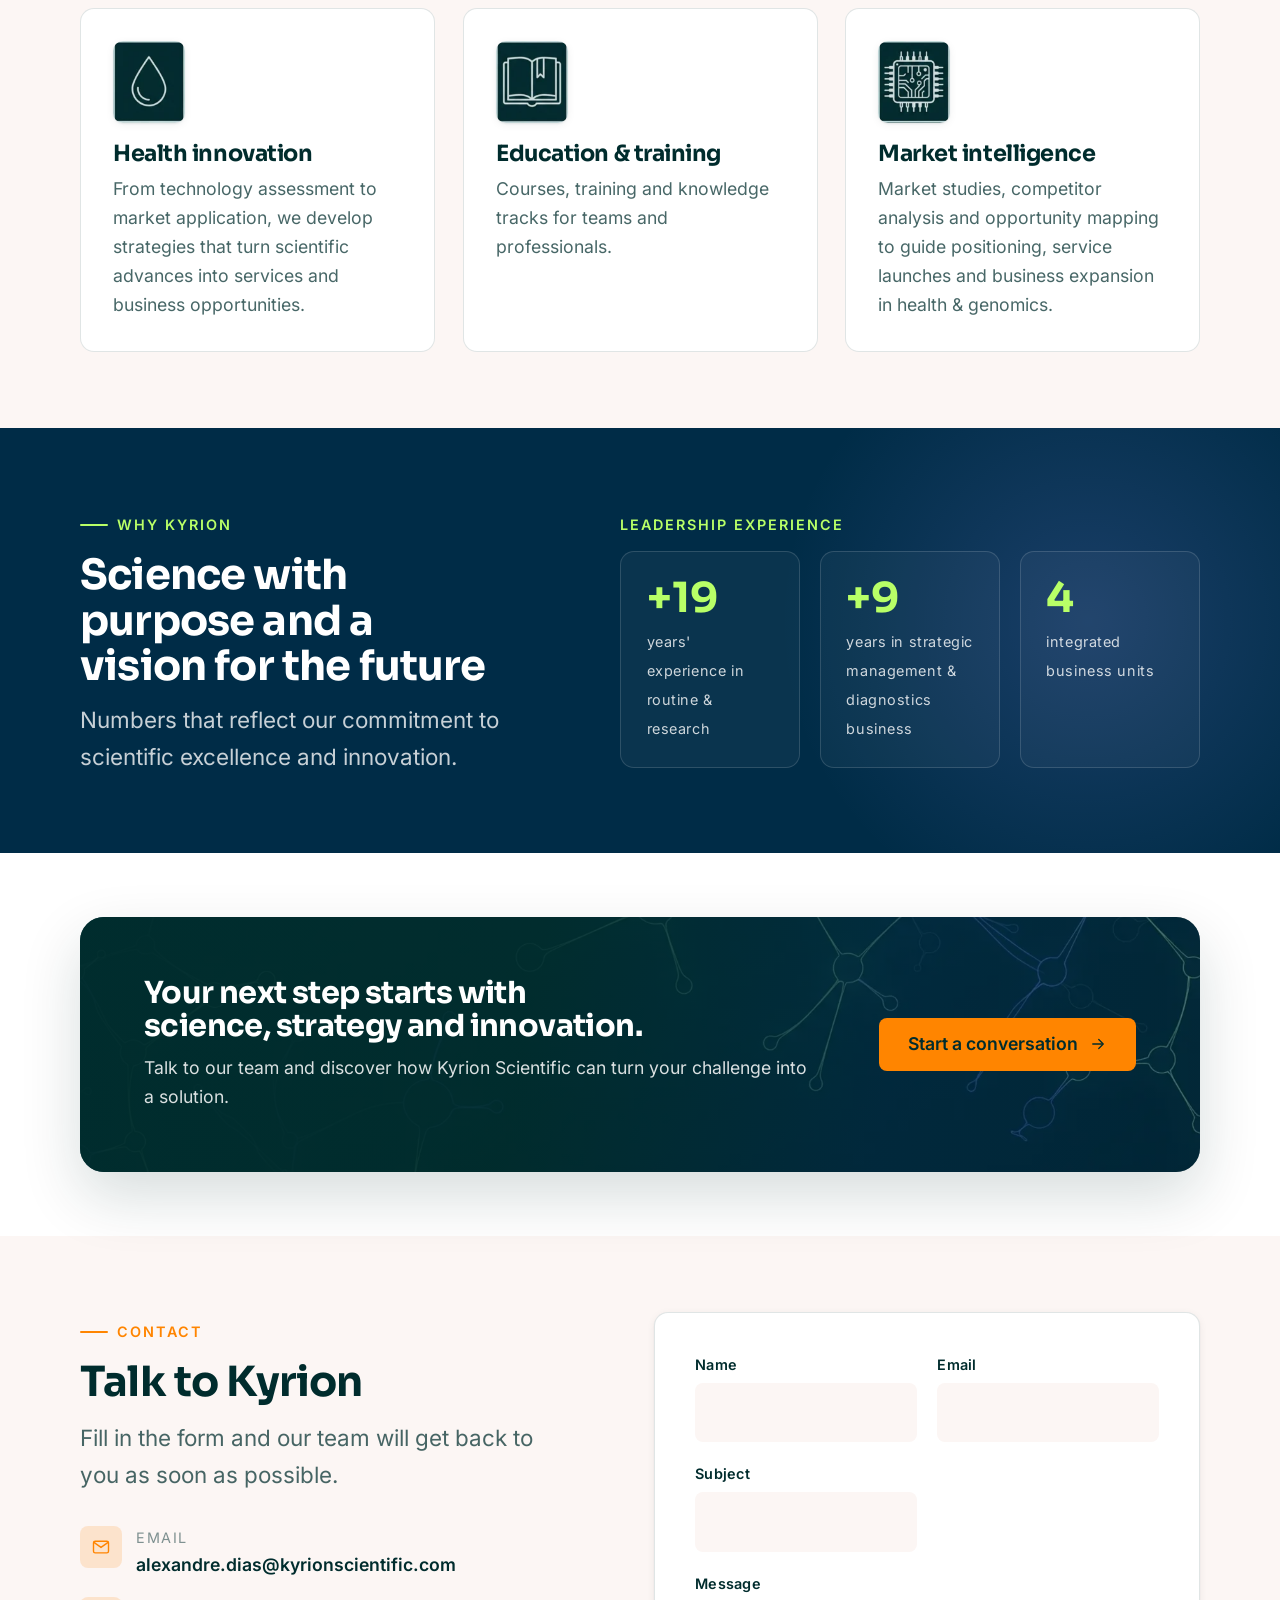
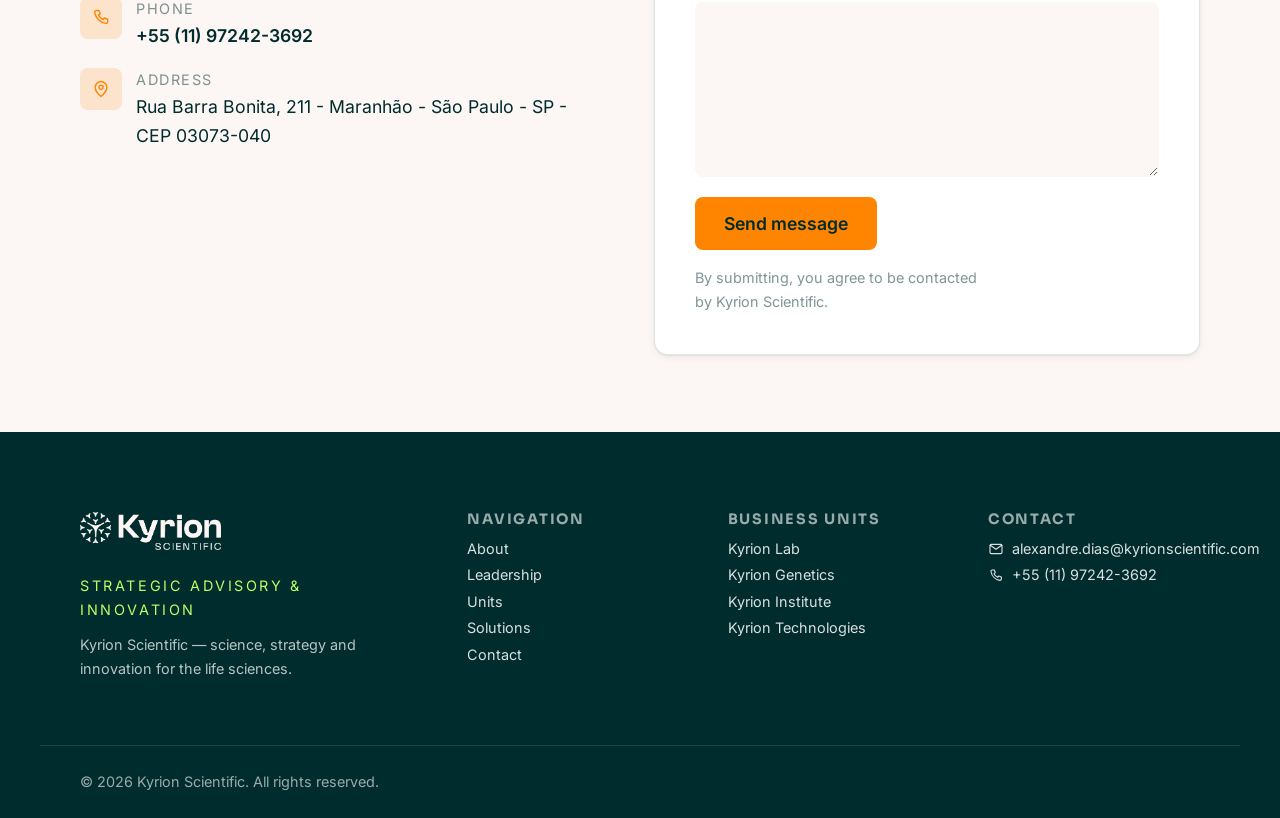
<file: en/index.html>
<!DOCTYPE html><html lang="en" class="no-js"> <head><meta charset="utf-8"><meta name="viewport" content="width=device-width, initial-scale=1"><title>Kyrion Scientific — Science that connects. Innovation that transforms.</title><meta name="description" content="We connect scientific expertise, strategy and market insight to develop projects, assess technologies and build businesses in diagnostics, biotechnology and the life sciences."><link rel="canonical" href="https://kyrionscientific.com/en/"><link rel="alternate" hreflang="pt-BR" href="https://kyrionscientific.com/"><link rel="alternate" hreflang="en" href="https://kyrionscientific.com/en/"><link rel="alternate" hreflang="x-default" href="https://kyrionscientific.com/"><link rel="icon" type="image/svg+xml" href="/favicon.svg"><link rel="apple-touch-icon" href="/favicon.svg"><meta name="theme-color" content="#002c2d"><meta property="og:type" content="website"><meta property="og:site_name" content="Kyrion Scientific"><meta property="og:title" content="Kyrion Scientific — Science that connects. Innovation that transforms."><meta property="og:description" content="We connect scientific expertise, strategy and market insight to develop projects, assess technologies and build businesses in diagnostics, biotechnology and the life sciences."><meta property="og:url" content="https://kyrionscientific.com/en/"><meta property="og:locale" content="en_US"><meta property="og:image" content="https://kyrionscientific.com/og-image.jpg"><meta name="twitter:card" content="summary_large_image"><meta name="twitter:title" content="Kyrion Scientific — Science that connects. Innovation that transforms."><meta name="twitter:description" content="We connect scientific expertise, strategy and market insight to develop projects, assess technologies and build businesses in diagnostics, biotechnology and the life sciences."><script type="application/ld+json">{"@context":"https://schema.org","@type":"Organization","name":"Kyrion Scientific","description":"We connect scientific expertise, strategy and market insight to develop projects, assess technologies and build businesses in diagnostics, biotechnology and the life sciences.","url":"https://kyrionscientific.com/","slogan":"Science that connects. Innovation that transforms."}</script><script>
      document.documentElement.classList.remove('no-js');
    </script><link rel="stylesheet" href="/_astro/index.DNgVwSNG.css"></head> <body> <a class="skip-link" href="#main">Skip to content</a>  <header class="site-header" id="site-header" data-header data-astro-cid-3ef6ksr2> <div class="site-header__inner container container--wide" data-astro-cid-3ef6ksr2> <a href="/en/" class="brand site-header__brand" aria-label="Kyrion Scientific — home" style="--brand-h:34px;--brand-w:126px" data-astro-cid-uaf52tac> <img src="/_astro/logo-new.gGyAkgk_.webp" srcset="/_astro/logo-new.gGyAkgk_.webp 1x, /_astro/logo-new.DoVqcS7O.png 1x" alt="Kyrion Scientific" width="126" height="34" decoding="async" loading="eager" data-astro-cid-uaf52tac> </a>  <nav class="site-nav" id="site-nav" data-nav aria-label="Home" data-astro-cid-3ef6ksr2> <ul class="site-nav__list" data-astro-cid-3ef6ksr2> <li data-astro-cid-3ef6ksr2> <a class="site-nav__link" href="/en/#inicio" data-nav-link data-astro-cid-3ef6ksr2>Home</a> </li><li data-astro-cid-3ef6ksr2> <a class="site-nav__link" href="/en/#sobre" data-nav-link data-astro-cid-3ef6ksr2>About</a> </li><li data-astro-cid-3ef6ksr2> <a class="site-nav__link" href="/en/#lideranca" data-nav-link data-astro-cid-3ef6ksr2>Leadership</a> </li><li data-astro-cid-3ef6ksr2> <a class="site-nav__link" href="/en/#grupos" data-nav-link data-astro-cid-3ef6ksr2>Units</a> </li><li data-astro-cid-3ef6ksr2> <a class="site-nav__link" href="/en/#solucoes" data-nav-link data-astro-cid-3ef6ksr2>Solutions</a> </li><li data-astro-cid-3ef6ksr2> <a class="site-nav__link" href="/en/#contato" data-nav-link data-astro-cid-3ef6ksr2>Contact</a> </li> </ul> </nav> <div class="site-header__actions" data-astro-cid-3ef6ksr2> <div class="lang" role="group" aria-label="Language" data-astro-cid-3ef6ksr2> <a class="lang__opt" href="/" hreflang="pt" data-astro-cid-3ef6ksr2>PT</a> <span class="lang__sep" aria-hidden="true" data-astro-cid-3ef6ksr2></span> <a class="lang__opt is-active" href="/en/" aria-current="true" hreflang="en" data-astro-cid-3ef6ksr2>EN</a> </div> <a class="btn btn--primary btn--sm site-header__cta" href="/en/#contato" data-astro-cid-3ef6ksr2> Get in touch </a> <button class="site-header__toggle" type="button" data-menu-toggle aria-expanded="false" aria-controls="site-nav" aria-label="Open menu" data-astro-cid-3ef6ksr2> <span class="site-header__toggle-open" data-astro-cid-3ef6ksr2><svg class="icon" width="24" height="24" viewBox="0 0 24 24" fill="none" stroke="currentColor" stroke-width="1.7" stroke-linecap="round" stroke-linejoin="round" aria-hidden="true" focusable="false" data-astro-cid-4ckhetd2>             <path d="M4 7h16M4 12h16M4 17h16" data-astro-cid-4ckhetd2></path>       </svg> </span> <span class="site-header__toggle-close" data-astro-cid-3ef6ksr2><svg class="icon" width="24" height="24" viewBox="0 0 24 24" fill="none" stroke="currentColor" stroke-width="1.7" stroke-linecap="round" stroke-linejoin="round" aria-hidden="true" focusable="false" data-astro-cid-4ckhetd2>              <path d="M6 6l12 12M18 6 6 18" data-astro-cid-4ckhetd2></path>      </svg> </span> </button> </div> </div> </header> <div class="site-header__scrim" data-menu-scrim hidden data-astro-cid-3ef6ksr2></div>  <main id="main"> <section class="hero" id="inicio" aria-labelledby="hero-title" data-astro-cid-bbe6dxrz> <div class="hero__card" data-astro-cid-bbe6dxrz> <!-- Blurred copy of the same plate, so the padding blends seamlessly
         with the sharp, uncropped image. --> <div class="hero__backdrop" aria-hidden="true" data-astro-cid-bbe6dxrz> <img src="/_astro/hero-bg.C8MBA4jN.webp" alt="" loading="eager" decoding="async" data-astro-cid-bbe6dxrz> </div> <picture class="hero__photo" data-astro-cid-bbe6dxrz> <source srcset="/_astro/hero-bg.D-Uu-HRz.avif 1920w" type="image/avif" data-astro-cid-bbe6dxrz> <source srcset="/_astro/hero-bg.C8MBA4jN.webp 1920w" type="image/webp" data-astro-cid-bbe6dxrz> <img src="/_astro/hero-bg.DYgstmwq.jpg" srcset="/_astro/hero-bg.DYgstmwq.jpg 1920w, /_astro/hero-bg@2x.C8WDKdjT.jpg 2560w" sizes="100vw" width="1920" height="528" alt="" fetchpriority="high" decoding="async" aria-hidden="true" data-astro-cid-bbe6dxrz> </picture> <div class="hero__overlay" aria-hidden="true" data-astro-cid-bbe6dxrz></div> <div class="hero__inner" data-astro-cid-bbe6dxrz> <div class="hero__content-wrapper" data-astro-cid-bbe6dxrz> <div class="hero__content" data-astro-cid-bbe6dxrz> <p class="hero__eyebrow" data-astro-cid-bbe6dxrz> <span class="hero__brand" data-astro-cid-bbe6dxrz>Kyrion Scientific</span> <span class="hero__sub" data-astro-cid-bbe6dxrz>Strategic Advisory &amp; Innovation</span> </p> <h1 class="hero__title" id="hero-title" data-reveal data-astro-cid-bbe6dxrz> <span data-astro-cid-bbe6dxrz>Science that connects.</span> <span data-astro-cid-bbe6dxrz>Innovation that transforms.</span> </h1> <p class="hero__lead" data-reveal style="--reveal-delay:90ms" data-astro-cid-bbe6dxrz>We connect science, strategy and technology to turn knowledge into solutions for health, biotechnology and the life sciences.</p> <div class="hero__actions" data-reveal style="--reveal-delay:180ms" data-astro-cid-bbe6dxrz> <a class="btn btn--primary" href="/en/#sobre" data-astro-cid-bbe6dxrz> Discover Kyrion </a> <a class="btn btn--ghost" href="/en/#solucoes" data-astro-cid-bbe6dxrz> Explore our solutions </a> </div> </div> </div> </div> </div> </section>  <section class="section section--surface about" id="sobre" aria-labelledby="about-title" data-astro-cid-v2cbyr3p> <div class="container" data-astro-cid-v2cbyr3p> <div class="about__grid" data-astro-cid-v2cbyr3p> <div class="about__intro" data-reveal data-astro-cid-v2cbyr3p> <p class="kicker" data-astro-cid-v2cbyr3p>About Kyrion</p> <h2 id="about-title" data-astro-cid-v2cbyr3p>What we do</h2> <p class="about__lead" data-astro-cid-v2cbyr3p>Kyrion Scientific combines scientific expertise, strategy and market insight to develop projects, assess technologies and build businesses in diagnostics, biotechnology and the life sciences.</p> <p class="about__body" data-astro-cid-v2cbyr3p>We work with laboratories, companies and research institutions, providing consultancy, research and development, training and market intelligence, from planning through implementation.</p> </div> <figure class="about__media" data-reveal style="--reveal-delay:100ms" data-astro-cid-v2cbyr3p> <picture data-astro-cid-v2cbyr3p> <source srcset="/_astro/about-lab.DQNUo1HB.webp" type="image/webp" data-astro-cid-v2cbyr3p> <img src="/_astro/about-lab.DrcKUUM2.jpg" alt="Scientist working in a biotechnology laboratory" width="1200" height="896" loading="lazy" decoding="async" data-astro-cid-v2cbyr3p> </picture> <figcaption class="visually-hidden" data-astro-cid-v2cbyr3p>What we do</figcaption> </figure> </div> <ul class="about__values" data-astro-cid-v2cbyr3p> <li class="about__card" data-reveal style="--reveal-delay:0ms" data-astro-cid-v2cbyr3p> <span class="about__chip" data-astro-cid-v2cbyr3p> <svg class="icon" width="22" height="22" viewBox="0 0 24 24" fill="none" stroke="currentColor" stroke-width="1.9" stroke-linecap="round" stroke-linejoin="round" aria-hidden="true" focusable="false" data-astro-cid-4ckhetd2>        <circle cx="12" cy="12" r="1.6" data-astro-cid-4ckhetd2></circle> <ellipse cx="12" cy="12" rx="9" ry="4" transform="rotate(45 12 12)" data-astro-cid-4ckhetd2></ellipse> <ellipse cx="12" cy="12" rx="9" ry="4" transform="rotate(-45 12 12)" data-astro-cid-4ckhetd2></ellipse>              </svg>  </span> <div class="about__card-body" data-astro-cid-v2cbyr3p> <h3 data-astro-cid-v2cbyr3p>Applied science</h3> <p data-astro-cid-v2cbyr3p>Scientific knowledge oriented towards solving real problems.</p> </div> </li><li class="about__card" data-reveal style="--reveal-delay:90ms" data-astro-cid-v2cbyr3p> <span class="about__chip" data-astro-cid-v2cbyr3p> <svg class="icon" width="22" height="22" viewBox="0 0 24 24" fill="none" stroke="currentColor" stroke-width="1.9" stroke-linecap="round" stroke-linejoin="round" aria-hidden="true" focusable="false" data-astro-cid-4ckhetd2>         <path d="M12 3v4M12 17v4M3 12h4M17 12h4M6 6l2.5 2.5M15.5 15.5 18 18M18 6l-2.5 2.5M8.5 15.5 6 18" data-astro-cid-4ckhetd2></path> <circle cx="12" cy="12" r="2.5" data-astro-cid-4ckhetd2></circle>             </svg>  </span> <div class="about__card-body" data-astro-cid-v2cbyr3p> <h3 data-astro-cid-v2cbyr3p>Innovation</h3> <p data-astro-cid-v2cbyr3p>Science, technology and creativity to turn ideas into solutions applicable to research and routine.</p> </div> </li><li class="about__card" data-reveal style="--reveal-delay:180ms" data-astro-cid-v2cbyr3p> <span class="about__chip" data-astro-cid-v2cbyr3p> <svg class="icon" width="22" height="22" viewBox="0 0 24 24" fill="none" stroke="currentColor" stroke-width="1.9" stroke-linecap="round" stroke-linejoin="round" aria-hidden="true" focusable="false" data-astro-cid-4ckhetd2>  <circle cx="12" cy="12" r="9" data-astro-cid-4ckhetd2></circle> <path d="m15.6 8.4-2.1 5.1-5.1 2.1 2.1-5.1z" data-astro-cid-4ckhetd2></path>                    </svg>  </span> <div class="about__card-body" data-astro-cid-v2cbyr3p> <h3 data-astro-cid-v2cbyr3p>Strategy</h3> <p data-astro-cid-v2cbyr3p>We turn scientific knowledge and market insight into growth strategies for health and biotech companies. We structure health and diagnostic services, build commercial partnerships and open up new business opportunities, with a focus on competitiveness and profitability.</p> </div> </li> </ul> </div> </section>  <section class="section section--dark leadership" id="lideranca" aria-labelledby="leadership-title" data-astro-cid-u57r3c23> <div class="container" data-astro-cid-u57r3c23> <!-- isolated section header --> <header class="leadership__head" data-reveal data-astro-cid-u57r3c23> <p class="kicker" data-astro-cid-u57r3c23>Leadership</p> <h2 id="leadership-title" data-astro-cid-u57r3c23>Who leads Kyrion</h2> </header> <!-- framed portrait left · identity + bio + CTA right --> <div class="leadership__profile" data-astro-cid-u57r3c23> <figure class="leadership__frame" data-reveal data-astro-cid-u57r3c23> <picture data-astro-cid-u57r3c23> <source srcset="/_astro/leader-portrait.DpwzIskO.webp" type="image/webp" data-astro-cid-u57r3c23> <img src="/_astro/leader-portrait.t9rbVho0.jpg" alt="Portrait of Alexandre Torchio Dias, founder of Kyrion Scientific" width="800" height="923" loading="lazy" decoding="async" data-astro-cid-u57r3c23> </picture> </figure> <div class="leadership__content" data-reveal style="--reveal-delay:100ms" data-astro-cid-u57r3c23> <div class="leadership__identity" data-astro-cid-u57r3c23> <h3 data-astro-cid-u57r3c23>Alexandre Torchio Dias</h3> <p class="leadership__role" data-astro-cid-u57r3c23>Founder and Chief Scientific Officer</p> </div> <p class="leadership__bio" data-astro-cid-u57r3c23>A biomedical scientist with over 20 years&#39; experience in genetics, cytogenomics and molecular diagnostics. Holding a PhD from the University of São Paulo Medical School, he works where research, education and the structuring of health services meet.</p> <div class="leadership__links" data-astro-cid-u57r3c23> <a class="btn btn--primary btn--sm" href="http://lattes.cnpq.br/3293784131021507" target="_blank" rel="noopener noreferrer" data-astro-cid-u57r3c23> View Lattes <svg class="icon" width="16" height="16" viewBox="0 0 24 24" fill="none" stroke="currentColor" stroke-width="1.7" stroke-linecap="round" stroke-linejoin="round" aria-hidden="true" focusable="false" data-astro-cid-4ckhetd2>             <path d="M5 12h13" data-astro-cid-4ckhetd2></path> <path d="m13 6 6 6-6 6" data-astro-cid-4ckhetd2></path>         </svg>  </a> <a class="btn btn--light btn--sm" href="https://www.linkedin.com/in/alexandre-torchio-dias-54872938/" target="_blank" rel="noopener noreferrer" data-astro-cid-u57r3c23> <svg class="icon" width="16" height="16" viewBox="0 0 24 24" fill="none" stroke="currentColor" stroke-width="1.7" stroke-linecap="round" stroke-linejoin="round" aria-hidden="true" focusable="false" data-astro-cid-4ckhetd2>                    <rect x="3" y="3" width="18" height="18" rx="3" data-astro-cid-4ckhetd2></rect> <path d="M7.2 10.2v6.6" data-astro-cid-4ckhetd2></path> <path d="M7.2 7.4v.02" data-astro-cid-4ckhetd2></path> <path d="M11.2 16.8v-6.6M11.2 12.6c0-1.4.8-2.4 2.2-2.4s2.2 1 2.2 2.4v4.2" data-astro-cid-4ckhetd2></path>  </svg>  LinkedIn </a> </div> </div> </div> <!-- full-width metrics band --> <div class="leadership__band" data-reveal style="--reveal-delay:160ms" data-astro-cid-u57r3c23> <p class="leadership__band-label" data-astro-cid-u57r3c23>Highlights &amp; Qualifications</p> <ul class="leadership__metrics" data-astro-cid-u57r3c23> <li class="leadership__metric" data-astro-cid-u57r3c23> <span class="leadership__metric-value" data-astro-cid-u57r3c23>20+</span> <span class="leadership__metric-label" data-astro-cid-u57r3c23>Years of experience in genetics, cytogenomics and molecular diagnostics, from diagnostic routine to research and teaching.</span> </li><li class="leadership__metric" data-astro-cid-u57r3c23> <span class="leadership__metric-value" data-astro-cid-u57r3c23>PhD</span> <span class="leadership__metric-label" data-astro-cid-u57r3c23>PhD in Sciences from the University of São Paulo Medical School, with a specialisation in Medical Genetics and Cytogenetics.</span> </li><li class="leadership__metric" data-astro-cid-u57r3c23> <span class="leadership__metric-value" data-astro-cid-u57r3c23>Research</span> <span class="leadership__metric-label" data-astro-cid-u57r3c23>Scientific papers published with relevance in his field, as well as conference papers, lectures and abstracts, and peer review for international journals.</span> </li><li class="leadership__metric" data-astro-cid-u57r3c23> <span class="leadership__metric-value" data-astro-cid-u57r3c23>Affiliations</span> <span class="leadership__metric-label" data-astro-cid-u57r3c23>Member of the Latin American Association of Human Cytogenetics, the American Society of Human Genetics and the Genetics Committee of the Regional Council of Biomedicine - 1st region.</span> </li> </ul> </div> </div> </section>  <section class="section ecosystem" id="grupos" aria-labelledby="ecosystem-title" data-astro-cid-yqvkyiml> <div class="container" data-astro-cid-yqvkyiml> <div class="section-head" data-reveal data-astro-cid-yqvkyiml> <p class="kicker" data-astro-cid-yqvkyiml>The Kyrion ecosystem</p> <h2 id="ecosystem-title" data-astro-cid-yqvkyiml>Four pillars, one vision</h2> <p data-astro-cid-yqvkyiml>Kyrion Scientific is the parent brand bringing together specialised business units, each with a distinct and complementary focus.</p> </div> <div class="ecosystem__parent" data-reveal data-astro-cid-yqvkyiml> <span class="ecosystem__badge" data-astro-cid-yqvkyiml> <svg class="icon" width="20" height="20" viewBox="0 0 24 24" fill="none" stroke="currentColor" stroke-width="1.7" stroke-linecap="round" stroke-linejoin="round" aria-hidden="true" focusable="false" data-astro-cid-4ckhetd2>        <circle cx="12" cy="12" r="1.6" data-astro-cid-4ckhetd2></circle> <ellipse cx="12" cy="12" rx="9" ry="4" transform="rotate(45 12 12)" data-astro-cid-4ckhetd2></ellipse> <ellipse cx="12" cy="12" rx="9" ry="4" transform="rotate(-45 12 12)" data-astro-cid-4ckhetd2></ellipse>              </svg>  Kyrion Scientific </span> <p class="ecosystem__parent-text" data-astro-cid-yqvkyiml>Strategic Advisory &amp; Innovation</p> </div> <ul class="ecosystem__grid" data-astro-cid-yqvkyiml> <li class="ecosystem__item" data-accent="orange" data-reveal style="--reveal-delay:0ms" data-astro-cid-yqvkyiml> <article class="card ecosystem__card" data-astro-cid-yqvkyiml> <figure class="ecosystem__media" aria-hidden="true" data-astro-cid-yqvkyiml> <img src="/_astro/pillar-lab.C-nQlmTT.jpg" alt="" width="1376" height="768" loading="lazy" decoding="async" data-astro-cid-yqvkyiml> <span class="ecosystem__num" aria-hidden="true" data-astro-cid-yqvkyiml>01</span> </figure> <div class="ecosystem__body" data-astro-cid-yqvkyiml> <h3 data-astro-cid-yqvkyiml>Kyrion Lab</h3> <p data-astro-cid-yqvkyiml>Scientific research and development of methods and technological solutions to turn knowledge into innovation applied to health.</p> <span class="ecosystem__tag" data-astro-cid-yqvkyiml>Research &amp; Development</span> </div> </article> </li><li class="ecosystem__item" data-accent="periwinkle" data-reveal style="--reveal-delay:80ms" data-astro-cid-yqvkyiml> <article class="card ecosystem__card" data-astro-cid-yqvkyiml> <figure class="ecosystem__media" aria-hidden="true" data-astro-cid-yqvkyiml> <img src="/_astro/pillar-genetics.BRFj-R60.jpg" alt="" width="1376" height="768" loading="lazy" decoding="async" data-astro-cid-yqvkyiml> <span class="ecosystem__num" aria-hidden="true" data-astro-cid-yqvkyiml>02</span> </figure> <div class="ecosystem__body" data-astro-cid-yqvkyiml> <h3 data-astro-cid-yqvkyiml>Kyrion Genetics</h3> <p data-astro-cid-yqvkyiml>Consulting and development of solutions in genetics and molecular diagnostics, integrating scientific knowledge, technology and strategy for health services.</p> <span class="ecosystem__tag" data-astro-cid-yqvkyiml>Genetics &amp; Diagnostics</span> </div> </article> </li><li class="ecosystem__item" data-accent="lime" data-reveal style="--reveal-delay:160ms" data-astro-cid-yqvkyiml> <article class="card ecosystem__card" data-astro-cid-yqvkyiml> <figure class="ecosystem__media" aria-hidden="true" data-astro-cid-yqvkyiml> <img src="/_astro/pillar-institute.BL2FJ0N2.jpg" alt="" width="1376" height="768" loading="lazy" decoding="async" data-astro-cid-yqvkyiml> <span class="ecosystem__num" aria-hidden="true" data-astro-cid-yqvkyiml>03</span> </figure> <div class="ecosystem__body" data-astro-cid-yqvkyiml> <h3 data-astro-cid-yqvkyiml>Kyrion Institute</h3> <p data-astro-cid-yqvkyiml>Scientific training and education for professionals and organisations, connecting knowledge to practice and building competencies in health and new business.</p> <span class="ecosystem__tag" data-astro-cid-yqvkyiml>Education &amp; Knowledge</span> </div> </article> </li><li class="ecosystem__item" data-accent="navy" data-reveal style="--reveal-delay:240ms" data-astro-cid-yqvkyiml> <article class="card ecosystem__card" data-astro-cid-yqvkyiml> <figure class="ecosystem__media" aria-hidden="true" data-astro-cid-yqvkyiml> <img src="/_astro/pillar-technologies.C7Kxhx0w.jpg" alt="" width="1376" height="768" loading="lazy" decoding="async" data-astro-cid-yqvkyiml> <span class="ecosystem__num" aria-hidden="true" data-astro-cid-yqvkyiml>04</span> </figure> <div class="ecosystem__body" data-astro-cid-yqvkyiml> <h3 data-astro-cid-yqvkyiml>Kyrion Technologies</h3> <p data-astro-cid-yqvkyiml>Innovation, technologies and specialised tools to modernise health services, optimise processes and expand diagnostic and operational capacity.</p> <span class="ecosystem__tag" data-astro-cid-yqvkyiml>Technology &amp; Innovation</span> </div> </article> </li> </ul> </div> </section>  <section class="section section--surface solutions" id="solucoes" aria-labelledby="solutions-title" data-astro-cid-vj7y5fzp> <div class="container" data-astro-cid-vj7y5fzp> <div class="section-head" data-reveal data-astro-cid-vj7y5fzp> <p class="kicker" data-astro-cid-vj7y5fzp>Solutions</p> <h2 id="solutions-title" data-astro-cid-vj7y5fzp>How we can help</h2> <p data-astro-cid-vj7y5fzp>Integrated solutions in science, technology and business, from planning through implementation, for diagnostics, biotechnology and the life sciences.</p> </div> <ul class="grid grid--3 solutions__grid" data-astro-cid-vj7y5fzp> <li data-accent="orange" data-reveal style="--reveal-delay:0ms" data-astro-cid-vj7y5fzp> <article class="card solutions__card" data-astro-cid-vj7y5fzp> <img class="solutions__tile" src="/_astro/consultoria.Cqw3ckSS.webp" alt="" width="128" height="144" loading="lazy" decoding="async" aria-hidden="true" data-astro-cid-vj7y5fzp> <h3 data-astro-cid-vj7y5fzp>Scientific consultancy</h3> <p data-astro-cid-vj7y5fzp>Scientific knowledge and business insight to assess technologies, direct investments and develop strategic services and projects in health.</p> </article> </li><li data-accent="periwinkle" data-reveal style="--reveal-delay:70ms" data-astro-cid-vj7y5fzp> <article class="card solutions__card" data-astro-cid-vj7y5fzp> <img class="solutions__tile" src="/_astro/pesquisa.BmiKWcl9.webp" alt="" width="128" height="144" loading="lazy" decoding="async" aria-hidden="true" data-astro-cid-vj7y5fzp> <h3 data-astro-cid-vj7y5fzp>Research &amp; Development</h3> <p data-astro-cid-vj7y5fzp>Planning and delivery of R&amp;D projects, method development and scientific validation of solutions that turn research into innovation applied to health.</p> </article> </li><li data-accent="lime" data-reveal style="--reveal-delay:140ms" data-astro-cid-vj7y5fzp> <article class="card solutions__card" data-astro-cid-vj7y5fzp> <img class="solutions__tile" src="/_astro/diagnostico.CxVU6_EM.webp" alt="" width="128" height="144" loading="lazy" decoding="async" aria-hidden="true" data-astro-cid-vj7y5fzp> <h3 data-astro-cid-vj7y5fzp>Genetics &amp; Cytogenomics</h3> <p data-astro-cid-vj7y5fzp>Scientific and technological advisory to implement and improve genetic and molecular testing, focusing on quality, reliability and diagnostic performance.</p> </article> </li><li data-accent="navy" data-reveal style="--reveal-delay:210ms" data-astro-cid-vj7y5fzp> <article class="card solutions__card" data-astro-cid-vj7y5fzp> <img class="solutions__tile" src="/_astro/biotech.B4dVZGqE.webp" alt="" width="128" height="144" loading="lazy" decoding="async" aria-hidden="true" data-astro-cid-vj7y5fzp> <h3 data-astro-cid-vj7y5fzp>Health innovation</h3> <p data-astro-cid-vj7y5fzp>From technology assessment to market application, we develop strategies that turn scientific advances into services and business opportunities.</p> </article> </li><li data-accent="orange" data-reveal style="--reveal-delay:280ms" data-astro-cid-vj7y5fzp> <article class="card solutions__card" data-astro-cid-vj7y5fzp> <img class="solutions__tile" src="/_astro/educacao.DjyEGRSN.webp" alt="" width="128" height="144" loading="lazy" decoding="async" aria-hidden="true" data-astro-cid-vj7y5fzp> <h3 data-astro-cid-vj7y5fzp>Education &amp; training</h3> <p data-astro-cid-vj7y5fzp>Courses, training and knowledge tracks for teams and professionals.</p> </article> </li><li data-accent="periwinkle" data-reveal style="--reveal-delay:350ms" data-astro-cid-vj7y5fzp> <article class="card solutions__card" data-astro-cid-vj7y5fzp> <img class="solutions__tile" src="/_astro/tecnologia.T-dvYS2X.webp" alt="" width="128" height="144" loading="lazy" decoding="async" aria-hidden="true" data-astro-cid-vj7y5fzp> <h3 data-astro-cid-vj7y5fzp>Market intelligence</h3> <p data-astro-cid-vj7y5fzp>Market studies, competitor analysis and opportunity mapping to guide positioning, service launches and business expansion in health &amp; genomics.</p> </article> </li> </ul> </div> </section>  <section class="section--navy stats" aria-labelledby="stats-title" data-astro-cid-bhxv2qxz> <div class="container stats__inner" data-astro-cid-bhxv2qxz> <div class="stats__head" data-reveal data-astro-cid-bhxv2qxz> <p class="kicker" data-astro-cid-bhxv2qxz>Why Kyrion</p> <h2 id="stats-title" data-astro-cid-bhxv2qxz>Science with purpose and a vision for the future</h2> <p class="stats__sub" data-astro-cid-bhxv2qxz>Numbers that reflect our commitment to scientific excellence and innovation.</p> </div> <div class="stats__groups" data-astro-cid-bhxv2qxz> <div class="stats__group" data-reveal style="--reveal-delay:0ms" data-astro-cid-bhxv2qxz> <p class="stats__group-label" data-astro-cid-bhxv2qxz>Leadership experience</p> <ul class="stats__list" data-astro-cid-bhxv2qxz> <li class="stats__item" data-astro-cid-bhxv2qxz> <span class="stats__value" data-count-to="+20" data-astro-cid-bhxv2qxz>+20</span> <span class="stats__label" data-astro-cid-bhxv2qxz>years&#39; experience in routine &amp; research</span> </li><li class="stats__item" data-astro-cid-bhxv2qxz> <span class="stats__value" data-count-to="+10" data-astro-cid-bhxv2qxz>+10</span> <span class="stats__label" data-astro-cid-bhxv2qxz>years in strategic management &amp; diagnostics business</span> </li><li class="stats__item" data-astro-cid-bhxv2qxz> <span class="stats__value" data-count-to="4" data-astro-cid-bhxv2qxz>4</span> <span class="stats__label" data-astro-cid-bhxv2qxz>integrated business units</span> </li> </ul> </div> </div> </div> </section>  <section class="cta" aria-labelledby="cta-title" data-astro-cid-kokrr3jq> <div class="container" data-astro-cid-kokrr3jq> <div class="cta__panel" data-reveal data-astro-cid-kokrr3jq> <picture class="cta__bg" aria-hidden="true" data-astro-cid-kokrr3jq> <source srcset="/_astro/cta-band.CKwu-W7B.webp" type="image/webp" data-astro-cid-kokrr3jq> <img src="/_astro/cta-band.BWLTZXnr.jpg" alt="" loading="lazy" decoding="async" data-astro-cid-kokrr3jq> </picture> <div class="cta__scrim" aria-hidden="true" data-astro-cid-kokrr3jq></div> <div class="cta__body" data-astro-cid-kokrr3jq> <h2 id="cta-title" data-astro-cid-kokrr3jq>Your next step starts with science, strategy and innovation.</h2> <p data-astro-cid-kokrr3jq>Talk to our team and discover how Kyrion Scientific can turn your challenge into a solution.</p> </div> <a class="btn btn--primary cta__btn" href="/en/#contato" data-astro-cid-kokrr3jq> Start a conversation <svg class="icon" width="18" height="18" viewBox="0 0 24 24" fill="none" stroke="currentColor" stroke-width="1.7" stroke-linecap="round" stroke-linejoin="round" aria-hidden="true" focusable="false" data-astro-cid-4ckhetd2>             <path d="M5 12h13" data-astro-cid-4ckhetd2></path> <path d="m13 6 6 6-6 6" data-astro-cid-4ckhetd2></path>         </svg>  </a> </div> </div> </section>  <section class="section section--surface contact" id="contato" aria-labelledby="contact-title" data-astro-cid-xmivup5a> <div class="container contact__grid" data-astro-cid-xmivup5a> <div class="contact__intro" data-reveal data-astro-cid-xmivup5a> <p class="kicker" data-astro-cid-xmivup5a>Contact</p> <h2 id="contact-title" data-astro-cid-xmivup5a>Talk to Kyrion</h2> <p class="contact__text" data-astro-cid-xmivup5a>Fill in the form and our team will get back to you as soon as possible.</p> <ul class="contact__list" data-astro-cid-xmivup5a> <li data-astro-cid-xmivup5a> <span class="contact__ico" data-astro-cid-xmivup5a><svg class="icon" width="20" height="20" viewBox="0 0 24 24" fill="none" stroke="currentColor" stroke-width="1.7" stroke-linecap="round" stroke-linejoin="round" aria-hidden="true" focusable="false" data-astro-cid-4ckhetd2>          <rect x="3" y="5" width="18" height="14" rx="2" data-astro-cid-4ckhetd2></rect> <path d="m3.5 6.5 8.5 6 8.5-6" data-astro-cid-4ckhetd2></path>            </svg> </span> <span data-astro-cid-xmivup5a> <span class="contact__label" data-astro-cid-xmivup5a>Email</span> <a href="mailto:alexandre.dias@kyrionscientific.com" data-astro-cid-xmivup5a>alexandre.dias@kyrionscientific.com</a> </span> </li> <li data-astro-cid-xmivup5a> <span class="contact__ico" data-astro-cid-xmivup5a><svg class="icon" width="20" height="20" viewBox="0 0 24 24" fill="none" stroke="currentColor" stroke-width="1.7" stroke-linecap="round" stroke-linejoin="round" aria-hidden="true" focusable="false" data-astro-cid-4ckhetd2>          <path d="M6.5 3h3l1.5 4-2 1.5a12 12 0 0 0 5.5 5.5L16 12l4 1.5v3a2 2 0 0 1-2.2 2A16 16 0 0 1 4.5 5.2 2 2 0 0 1 6.5 3z" data-astro-cid-4ckhetd2></path>          </svg> </span> <span data-astro-cid-xmivup5a> <span class="contact__label" data-astro-cid-xmivup5a>Phone</span> <a href="tel:+5511972423692" data-astro-cid-xmivup5a>+55 (11) 97242-3692</a> </span> </li> <li data-astro-cid-xmivup5a> <span class="contact__ico" data-astro-cid-xmivup5a><svg class="icon" width="20" height="20" viewBox="0 0 24 24" fill="none" stroke="currentColor" stroke-width="1.7" stroke-linecap="round" stroke-linejoin="round" aria-hidden="true" focusable="false" data-astro-cid-4ckhetd2>            <path d="M12 21s7-5.6 7-11a7 7 0 1 0-14 0c0 5.4 7 11 7 11z" data-astro-cid-4ckhetd2></path> <circle cx="12" cy="10" r="2.5" data-astro-cid-4ckhetd2></circle>          </svg> </span> <span data-astro-cid-xmivup5a> <span class="contact__label" data-astro-cid-xmivup5a>Address</span> <span data-astro-cid-xmivup5a>Rua Barra Bonita, 211 - Maranhão - São Paulo - SP - CEP 03073-040</span> </span> </li> </ul> </div> <form id="contact-form" class="contact__form" data-reveal style="--reveal-delay:100ms" data-astro-cid-xmivup5a> <p class="form-status form-status--error" data-fs-error role="alert" data-astro-cid-xmivup5a>We couldn&#39;t send your message. Please try again or email alexandre.dias@kyrionscientific.com.</p> <p class="form-status form-status--ok" data-fs-success role="status" data-astro-cid-xmivup5a>Message sent. We&#39;ll be in touch shortly.</p> <div class="field" data-astro-cid-xmivup5a> <label for="cf-name" data-astro-cid-xmivup5a>Name</label> <input id="cf-name" name="name" type="text" autocomplete="name" required data-fs-field data-astro-cid-xmivup5a> <span class="field__error" data-fs-error="name" data-astro-cid-xmivup5a></span> </div> <div class="field" data-astro-cid-xmivup5a> <label for="cf-email" data-astro-cid-xmivup5a>Email</label> <input id="cf-email" name="email" type="email" autocomplete="email" required data-fs-field data-astro-cid-xmivup5a> <span class="field__error" data-fs-error="email" data-astro-cid-xmivup5a></span> </div> <div class="field" data-astro-cid-xmivup5a> <label for="cf-subject" data-astro-cid-xmivup5a>Subject</label> <input id="cf-subject" name="subject" type="text" data-fs-field data-astro-cid-xmivup5a> <span class="field__error" data-fs-error="subject" data-astro-cid-xmivup5a></span> </div> <div class="field field--full" data-astro-cid-xmivup5a> <label for="cf-message" data-astro-cid-xmivup5a>Message</label> <textarea id="cf-message" name="message" rows="5" required data-fs-field data-astro-cid-xmivup5a></textarea> <span class="field__error" data-fs-error="message" data-astro-cid-xmivup5a></span> </div> <div class="contact__submit field--full" data-astro-cid-xmivup5a> <button class="btn btn--primary" type="submit" data-fs-submit-btn data-astro-cid-xmivup5a>Send message</button> <p class="contact__form-note" data-astro-cid-xmivup5a>By submitting, you agree to be contacted by Kyrion Scientific.</p> </div> </form> </div> </section>  </main> <footer class="footer section--dark" data-astro-cid-sz7xmlte> <div class="container footer__inner" data-astro-cid-sz7xmlte> <div class="footer__brand" data-astro-cid-sz7xmlte> <a href="/en/" class="brand" aria-label="Kyrion Scientific — home" style="--brand-h:38px;--brand-w:141px" data-astro-cid-uaf52tac> <img src="/_astro/logo-new.gGyAkgk_.webp" srcset="/_astro/logo-new.gGyAkgk_.webp 1x, /_astro/logo-new.DoVqcS7O.png 1x" alt="Kyrion Scientific" width="141" height="38" decoding="async" loading="eager" data-astro-cid-uaf52tac> </a>  <p class="footer__tagline" data-astro-cid-sz7xmlte>Strategic Advisory &amp; Innovation</p> <p class="footer__about" data-astro-cid-sz7xmlte>Kyrion Scientific — science, strategy and innovation for the life sciences.</p> </div> <nav class="footer__col" aria-label="Navigation" data-astro-cid-sz7xmlte> <h3 data-astro-cid-sz7xmlte>Navigation</h3> <ul data-astro-cid-sz7xmlte> <li data-astro-cid-sz7xmlte><a href="/en/#sobre" data-astro-cid-sz7xmlte>About</a></li><li data-astro-cid-sz7xmlte><a href="/en/#lideranca" data-astro-cid-sz7xmlte>Leadership</a></li><li data-astro-cid-sz7xmlte><a href="/en/#grupos" data-astro-cid-sz7xmlte>Units</a></li><li data-astro-cid-sz7xmlte><a href="/en/#solucoes" data-astro-cid-sz7xmlte>Solutions</a></li><li data-astro-cid-sz7xmlte><a href="/en/#contato" data-astro-cid-sz7xmlte>Contact</a></li> </ul> </nav> <div class="footer__col" data-astro-cid-sz7xmlte> <h3 data-astro-cid-sz7xmlte>Business Units</h3> <ul data-astro-cid-sz7xmlte> <li data-astro-cid-sz7xmlte><span data-astro-cid-sz7xmlte>Kyrion Lab</span></li><li data-astro-cid-sz7xmlte><span data-astro-cid-sz7xmlte>Kyrion Genetics</span></li><li data-astro-cid-sz7xmlte><span data-astro-cid-sz7xmlte>Kyrion Institute</span></li><li data-astro-cid-sz7xmlte><span data-astro-cid-sz7xmlte>Kyrion Technologies</span></li> </ul> </div> <div class="footer__col" data-astro-cid-sz7xmlte> <h3 data-astro-cid-sz7xmlte>Contact</h3> <ul data-astro-cid-sz7xmlte> <li data-astro-cid-sz7xmlte> <a href="mailto:alexandre.dias@kyrionscientific.com" data-astro-cid-sz7xmlte> <svg class="icon" width="16" height="16" viewBox="0 0 24 24" fill="none" stroke="currentColor" stroke-width="1.7" stroke-linecap="round" stroke-linejoin="round" aria-hidden="true" focusable="false" data-astro-cid-4ckhetd2>          <rect x="3" y="5" width="18" height="14" rx="2" data-astro-cid-4ckhetd2></rect> <path d="m3.5 6.5 8.5 6 8.5-6" data-astro-cid-4ckhetd2></path>            </svg>  alexandre.dias@kyrionscientific.com </a> </li> <li data-astro-cid-sz7xmlte> <a href="tel:+5511972423692" data-astro-cid-sz7xmlte> <svg class="icon" width="16" height="16" viewBox="0 0 24 24" fill="none" stroke="currentColor" stroke-width="1.7" stroke-linecap="round" stroke-linejoin="round" aria-hidden="true" focusable="false" data-astro-cid-4ckhetd2>          <path d="M6.5 3h3l1.5 4-2 1.5a12 12 0 0 0 5.5 5.5L16 12l4 1.5v3a2 2 0 0 1-2.2 2A16 16 0 0 1 4.5 5.2 2 2 0 0 1 6.5 3z" data-astro-cid-4ckhetd2></path>          </svg>  +55 (11) 97242-3692 </a> </li> </ul> </div> </div> <div class="container footer__bottom" data-astro-cid-sz7xmlte> <p data-astro-cid-sz7xmlte>© 2026 Kyrion Scientific. All rights reserved.</p> </div> </footer>   <script type="module" src="/_astro/BaseLayout.astro_astro_type_script_index_0_lang.CA_h6Epi.js"></script> </body> </html>
</file>
<file: _astro/index.DNgVwSNG.css>
@font-face{font-family:Sora Variable;font-style:normal;font-display:swap;font-weight:100 800;src:url(/_astro/sora-latin-ext-wght-normal.CawQDOvP.woff2) format("woff2-variations");unicode-range:U+0100-02BA,U+02BD-02C5,U+02C7-02CC,U+02CE-02D7,U+02DD-02FF,U+0304,U+0308,U+0329,U+1D00-1DBF,U+1E00-1E9F,U+1EF2-1EFF,U+2020,U+20A0-20AB,U+20AD-20C0,U+2113,U+2C60-2C7F,U+A720-A7FF}@font-face{font-family:Sora Variable;font-style:normal;font-display:swap;font-weight:100 800;src:url(/_astro/sora-latin-wght-normal.DdqRvwsR.woff2) format("woff2-variations");unicode-range:U+0000-00FF,U+0131,U+0152-0153,U+02BB-02BC,U+02C6,U+02DA,U+02DC,U+0304,U+0308,U+0329,U+2000-206F,U+20AC,U+2122,U+2191,U+2193,U+2212,U+2215,U+FEFF,U+FFFD}@font-face{font-family:Inter Variable;font-style:normal;font-display:swap;font-weight:100 900;src:url(/_astro/inter-cyrillic-ext-wght-normal.BOeWTOD4.woff2) format("woff2-variations");unicode-range:U+0460-052F,U+1C80-1C8A,U+20B4,U+2DE0-2DFF,U+A640-A69F,U+FE2E-FE2F}@font-face{font-family:Inter Variable;font-style:normal;font-display:swap;font-weight:100 900;src:url(/_astro/inter-cyrillic-wght-normal.DqGufNeO.woff2) format("woff2-variations");unicode-range:U+0301,U+0400-045F,U+0490-0491,U+04B0-04B1,U+2116}@font-face{font-family:Inter Variable;font-style:normal;font-display:swap;font-weight:100 900;src:url(/_astro/inter-greek-ext-wght-normal.DlzME5K_.woff2) format("woff2-variations");unicode-range:U+1F00-1FFF}@font-face{font-family:Inter Variable;font-style:normal;font-display:swap;font-weight:100 900;src:url(/_astro/inter-greek-wght-normal.CkhJZR-_.woff2) format("woff2-variations");unicode-range:U+0370-0377,U+037A-037F,U+0384-038A,U+038C,U+038E-03A1,U+03A3-03FF}@font-face{font-family:Inter Variable;font-style:normal;font-display:swap;font-weight:100 900;src:url(/_astro/inter-vietnamese-wght-normal.CBcvBZtf.woff2) format("woff2-variations");unicode-range:U+0102-0103,U+0110-0111,U+0128-0129,U+0168-0169,U+01A0-01A1,U+01AF-01B0,U+0300-0301,U+0303-0304,U+0308-0309,U+0323,U+0329,U+1EA0-1EF9,U+20AB}@font-face{font-family:Inter Variable;font-style:normal;font-display:swap;font-weight:100 900;src:url(/_astro/inter-latin-ext-wght-normal.DO1Apj_S.woff2) format("woff2-variations");unicode-range:U+0100-02BA,U+02BD-02C5,U+02C7-02CC,U+02CE-02D7,U+02DD-02FF,U+0304,U+0308,U+0329,U+1D00-1DBF,U+1E00-1E9F,U+1EF2-1EFF,U+2020,U+20A0-20AB,U+20AD-20C0,U+2113,U+2C60-2C7F,U+A720-A7FF}@font-face{font-family:Inter Variable;font-style:normal;font-display:swap;font-weight:100 900;src:url(/_astro/inter-latin-wght-normal.Dx4kXJAl.woff2) format("woff2-variations");unicode-range:U+0000-00FF,U+0131,U+0152-0153,U+02BB-02BC,U+02C6,U+02DA,U+02DC,U+0304,U+0308,U+0329,U+2000-206F,U+20AC,U+2122,U+2191,U+2193,U+2212,U+2215,U+FEFF,U+FFFD}:root{--kyr-teal: #002c2d;--kyr-cream: #fcf6f4;--kyr-navy: #002c47;--kyr-lime: #b8ff67;--kyr-periwinkle: #8f92ff;--kyr-orange: #ff8500;--kyr-black: #000000;--kyr-white: #ffffff;--color-bg: var(--kyr-white);--color-surface: var(--kyr-cream);--color-ink: var(--kyr-teal);--color-ink-soft: rgba(0, 44, 45, .72);--color-ink-faint: rgba(0, 44, 45, .5);--color-dark: var(--kyr-teal);--color-dark-alt: var(--kyr-navy);--color-accent: var(--kyr-orange);--color-on-accent: var(--kyr-teal);--color-line: rgba(0, 44, 45, .12);--kyr-blue: var(--kyr-navy);--kyr-blue-light: #acc7e8;--font-display: "Sora Variable", "Sora", system-ui, sans-serif;--font-body: "Inter Variable", "Inter", system-ui, -apple-system, sans-serif;--step--1: clamp(.82rem, .79rem + .14vw, .9rem);--step-0: clamp(1rem, .96rem + .2vw, 1.1rem);--step-1: clamp(1.2rem, 1.12rem + .4vw, 1.4rem);--step-2: clamp(1.5rem, 1.35rem + .75vw, 1.9rem);--step-3: clamp(1.9rem, 1.6rem + 1.5vw, 2.6rem);--step-4: clamp(2.4rem, 1.85rem + 2.75vw, 3.6rem);--step-5: clamp(2.8rem, 1.9rem + 4.5vw, 4.6rem);--container: 1200px;--container-wide: 1400px;--gutter: clamp(1.15rem, 4vw, 2.5rem);--section-y: clamp(3rem, 6vw, 5rem);--radius-sm: 8px;--radius: 14px;--radius-lg: 24px;--radius-pill: 999px;--shadow-sm: 0 1px 2px rgba(0, 44, 45, .08), 0 2px 8px rgba(0, 44, 45, .06);--shadow-md: 0 10px 30px rgba(0, 44, 45, .1);--shadow-lg: 0 24px 60px rgba(0, 44, 45, .16);--ease: cubic-bezier(.22, .61, .36, 1);--header-h: 76px}[data-accent=orange]{--accent: var(--kyr-orange)}[data-accent=periwinkle]{--accent: var(--kyr-periwinkle)}[data-accent=lime]{--accent: var(--kyr-lime)}[data-accent=navy]{--accent: var(--kyr-navy)}*,*:before,*:after{box-sizing:border-box}html{-webkit-text-size-adjust:100%;scroll-behavior:smooth;scroll-padding-top:var(--header-h)}body{margin:0;font-family:var(--font-body);font-size:var(--step-0);line-height:1.65;color:var(--color-ink);background:var(--color-bg);-webkit-font-smoothing:antialiased;text-rendering:optimizeLegibility;overflow-x:hidden}body.is-locked{overflow:hidden}h1,h2,h3,h4{font-family:var(--font-display);font-weight:700;line-height:1.1;letter-spacing:-.02em;margin:0;text-wrap:balance}p{margin:0;text-wrap:pretty}a{color:inherit;text-decoration:none}img,svg,video{display:block;max-width:100%}button,input,textarea,select{font:inherit;color:inherit}ul{margin:0;padding:0;list-style:none}:focus-visible{outline:3px solid var(--kyr-orange);outline-offset:3px;border-radius:4px}::selection{background:var(--kyr-lime);color:var(--kyr-teal)}.container{width:100%;max-width:var(--container);margin-inline:auto;padding-inline:var(--gutter)}.container--wide{max-width:var(--container-wide)}.section{padding-block:var(--section-y)}.section--surface{background:var(--color-surface)}.section--dark{background:var(--color-dark);color:var(--kyr-white)}.section--navy{background:var(--color-dark-alt);color:var(--kyr-white)}.kicker{display:inline-flex;align-items:center;gap:.6em;font-family:var(--font-body);font-size:var(--step--1);font-weight:600;letter-spacing:.14em;text-transform:uppercase;color:var(--kyr-orange);margin-bottom:1rem}.kicker:before{content:"";width:28px;height:2px;background:currentColor;border-radius:2px}.section--dark .kicker,.section--navy .kicker{color:var(--kyr-lime)}.section-head{max-width:68ch;margin-bottom:clamp(2rem,5vw,3.5rem)}.section-head h2{font-size:var(--step-3);margin-bottom:.75rem}.section-head p{color:var(--color-ink-soft);font-size:var(--step-1)}.section--dark .section-head p,.section--navy .section-head p{color:#ffffffc7}.btn{--btn-bg: var(--kyr-orange);--btn-fg: var(--color-on-accent);--btn-border: transparent;display:inline-flex;align-items:center;justify-content:center;gap:.6em;padding:.95em 1.6em;font-family:var(--font-body);font-weight:600;font-size:var(--step-0);line-height:1;border-radius:var(--radius-sm);background:var(--btn-bg);color:var(--btn-fg);border:1.5px solid var(--btn-border);cursor:pointer;transition:transform .25s var(--ease),box-shadow .25s var(--ease),background-color .25s var(--ease),border-color .25s var(--ease),color .25s var(--ease)}.btn:hover{transform:translateY(-2px);box-shadow:var(--shadow-md)}.btn:active{transform:translateY(0)}.btn--primary{--btn-bg: var(--kyr-orange);--btn-fg: var(--kyr-teal)}.btn--primary:hover{--btn-bg: #ff941f}.btn--ghost{--btn-bg: transparent;--btn-fg: var(--kyr-white);--btn-border: rgba(255, 255, 255, .55);backdrop-filter:blur(4px)}.btn--ghost:hover{--btn-bg: rgba(255, 255, 255, .12);--btn-border: #fff}.btn--outline{--btn-bg: transparent;--btn-fg: var(--kyr-teal);--btn-border: rgba(0, 44, 45, .25)}.btn--outline:hover{--btn-bg: var(--kyr-teal);--btn-fg: var(--kyr-white)}.btn--light{--btn-bg: var(--kyr-white);--btn-fg: var(--kyr-teal)}.btn--light:hover{--btn-bg: var(--kyr-cream)}.btn--outline-light{--btn-bg: transparent;--btn-fg: var(--kyr-lime);--btn-border: color-mix(in srgb, var(--kyr-lime) 55%, transparent)}.btn--outline-light:hover{--btn-bg: color-mix(in srgb, var(--kyr-lime) 16%, transparent);--btn-border: var(--kyr-lime)}.btn--outline-neutral{--btn-bg: transparent;--btn-fg: rgba(255, 255, 255, .88);--btn-border: rgba(255, 255, 255, .28)}.btn--outline-neutral:hover{--btn-bg: rgba(255, 255, 255, .07);--btn-border: var(--kyr-white)}.btn--sm{padding:.7em 1.15em;font-size:var(--step--1)}.card{position:relative;height:100%;padding:clamp(1.5rem,3vw,2rem);background:var(--kyr-white);border:1px solid var(--color-line);border-radius:var(--radius);transition:transform .3s var(--ease),box-shadow .3s var(--ease),border-color .3s var(--ease)}.card:hover{transform:translateY(-4px);box-shadow:var(--shadow-md);border-color:color-mix(in srgb,var(--accent, var(--kyr-orange)) 55%,transparent)}.card__icon{display:grid;place-items:center;width:52px;height:52px;margin-bottom:1.15rem;border-radius:var(--radius-sm);background:color-mix(in srgb,var(--accent, var(--kyr-orange)) 16%,transparent);color:color-mix(in srgb,var(--accent, var(--kyr-orange)) 85%,var(--kyr-teal))}.card h3{font-size:var(--step-1);margin-bottom:.5rem}.card p{color:var(--color-ink-soft);font-size:var(--step-0)}.grid{display:grid;gap:clamp(1rem,2.5vw,1.75rem)}.grid--2{grid-template-columns:repeat(auto-fit,minmax(280px,1fr))}.grid--3{grid-template-columns:repeat(auto-fit,minmax(270px,1fr))}.grid--4{grid-template-columns:repeat(auto-fit,minmax(240px,1fr))}[data-reveal]{opacity:0;transform:translateY(24px);transition:opacity .7s var(--ease),transform .7s var(--ease);transition-delay:var(--reveal-delay, 0ms);will-change:opacity,transform}[data-reveal].is-visible,.no-js [data-reveal]{opacity:1;transform:none}@media(prefers-reduced-motion:reduce){html{scroll-behavior:auto}*,*:before,*:after{animation-duration:.001ms!important;animation-iteration-count:1!important;transition-duration:.001ms!important}[data-reveal]{opacity:1;transform:none}}.skip-link{position:absolute;left:50%;top:0;transform:translate(-50%,-120%);z-index:100;padding:.75rem 1.25rem;background:var(--kyr-teal);color:var(--kyr-white);border-radius:0 0 var(--radius-sm) var(--radius-sm);transition:transform .2s var(--ease)}.skip-link:focus{transform:translate(-50%)}.visually-hidden{position:absolute!important;width:1px;height:1px;padding:0;margin:-1px;overflow:hidden;clip:rect(0 0 0 0);white-space:nowrap;border:0}.brand[data-astro-cid-uaf52tac]{display:inline-flex;align-items:center;transition:opacity .25s var(--ease)}.brand[data-astro-cid-uaf52tac]:hover{opacity:.84}.brand[data-astro-cid-uaf52tac] img[data-astro-cid-uaf52tac]{display:block;width:var(--brand-w);height:var(--brand-h);object-fit:contain;object-position:left center}.icon[data-astro-cid-4ckhetd2]{flex:none}.site-header[data-astro-cid-3ef6ksr2]{position:fixed;inset:0 0 auto;z-index:60;height:var(--header-h);display:flex;align-items:center;color:var(--kyr-white);background:transparent;transition:background-color .35s var(--ease),color .35s var(--ease),box-shadow .35s var(--ease),backdrop-filter .35s var(--ease)}.site-header[data-astro-cid-3ef6ksr2].is-scrolled,.site-header[data-astro-cid-3ef6ksr2].is-open{background:color-mix(in srgb,var(--kyr-teal) 96%,transparent);backdrop-filter:blur(10px);box-shadow:0 1px #ffffff14,var(--shadow-md);color:var(--kyr-white)}.site-header__inner[data-astro-cid-3ef6ksr2]{display:flex;align-items:center;justify-content:space-between;gap:1.5rem}.site-header__brand{color:inherit;padding:.35rem .65rem;border-radius:12px;background:#001618b8;border:1px solid rgba(255,255,255,.12);backdrop-filter:blur(14px);-webkit-backdrop-filter:blur(14px);transition:background-color .35s var(--ease),border-color .35s var(--ease),backdrop-filter .35s var(--ease)}.site-header[data-astro-cid-3ef6ksr2].is-scrolled .site-header__brand,.site-header[data-astro-cid-3ef6ksr2].is-open .site-header__brand{background:transparent;border-color:transparent;backdrop-filter:none;-webkit-backdrop-filter:none}.site-nav__list[data-astro-cid-3ef6ksr2]{display:flex;align-items:center;gap:clamp(1rem,2.4vw,2.1rem)}.site-nav__link[data-astro-cid-3ef6ksr2]{position:relative;font-size:var(--step--1);font-weight:500;letter-spacing:.02em;padding-block:.4rem;color:inherit;opacity:.9;transition:opacity .2s var(--ease)}.site-nav__link[data-astro-cid-3ef6ksr2]:after{content:"";position:absolute;left:0;bottom:0;width:100%;height:2px;background:var(--kyr-orange);border-radius:2px;transform:scaleX(0);transform-origin:left;transition:transform .3s var(--ease)}.site-nav__link[data-astro-cid-3ef6ksr2]:hover{opacity:1}.site-nav__link[data-astro-cid-3ef6ksr2]:hover:after,.site-nav__link[data-astro-cid-3ef6ksr2].is-active:after{transform:scaleX(1)}.site-header__actions[data-astro-cid-3ef6ksr2]{display:flex;align-items:center;gap:1rem}.lang[data-astro-cid-3ef6ksr2]{display:inline-flex;align-items:center;gap:.4rem;font-size:var(--step--1);font-weight:600;letter-spacing:.08em}.lang__opt[data-astro-cid-3ef6ksr2]{opacity:.6;transition:opacity .2s var(--ease)}.lang__opt[data-astro-cid-3ef6ksr2]:hover{opacity:1}.lang__opt[data-astro-cid-3ef6ksr2].is-active{opacity:1;color:var(--kyr-lime)}.site-header[data-astro-cid-3ef6ksr2]:not(.is-scrolled):not(.is-open) .lang__opt[data-astro-cid-3ef6ksr2].is-active{color:var(--kyr-lime)}.lang__sep[data-astro-cid-3ef6ksr2]{width:1px;height:12px;background:currentColor;opacity:.35}.site-header__toggle[data-astro-cid-3ef6ksr2]{display:none;background:none;border:0;padding:.25rem;color:inherit;cursor:pointer}.site-header__toggle-open[data-astro-cid-3ef6ksr2],.site-header__toggle-close[data-astro-cid-3ef6ksr2]{display:flex;align-items:center}.site-header__toggle-close[data-astro-cid-3ef6ksr2],.site-header__toggle[data-astro-cid-3ef6ksr2][aria-expanded=true] .site-header__toggle-open[data-astro-cid-3ef6ksr2]{display:none}.site-header__toggle[data-astro-cid-3ef6ksr2][aria-expanded=true] .site-header__toggle-close[data-astro-cid-3ef6ksr2]{display:flex}.site-header__scrim[data-astro-cid-3ef6ksr2]{position:fixed;inset:0;z-index:55;background:#00141580;opacity:0;transition:opacity .3s var(--ease)}.site-header__scrim[data-astro-cid-3ef6ksr2].is-visible{opacity:1}@media(max-width:900px){.site-header__toggle[data-astro-cid-3ef6ksr2]{display:inline-flex}.site-header__cta[data-astro-cid-3ef6ksr2]{display:none}.site-header__actions[data-astro-cid-3ef6ksr2]{gap:.7rem;padding:.35rem .5rem;border-radius:12px;background:#001618b8;border:1px solid rgba(255,255,255,.12);backdrop-filter:blur(14px);-webkit-backdrop-filter:blur(14px);transition:background-color .35s var(--ease),border-color .35s var(--ease),backdrop-filter .35s var(--ease)}.site-header[data-astro-cid-3ef6ksr2].is-scrolled .site-header__actions[data-astro-cid-3ef6ksr2],.site-header[data-astro-cid-3ef6ksr2].is-open .site-header__actions[data-astro-cid-3ef6ksr2]{background:transparent;border-color:transparent;backdrop-filter:none;-webkit-backdrop-filter:none}.site-nav[data-astro-cid-3ef6ksr2]{position:fixed;inset:var(--header-h) 0 auto 0;z-index:58;background:var(--kyr-teal);border-top:1px solid rgba(255,255,255,.1);padding:1.25rem var(--gutter) 2rem;transform:translateY(-8px);opacity:0;visibility:hidden;pointer-events:none;transition:opacity .3s var(--ease),transform .3s var(--ease),visibility .3s var(--ease)}.site-nav[data-astro-cid-3ef6ksr2].is-open{opacity:1;transform:none;visibility:visible;pointer-events:auto}.site-nav__list[data-astro-cid-3ef6ksr2]{flex-direction:column;align-items:stretch;gap:0}.site-nav__list[data-astro-cid-3ef6ksr2] li[data-astro-cid-3ef6ksr2]{border-bottom:1px solid rgba(255,255,255,.1)}.site-nav__link[data-astro-cid-3ef6ksr2]{display:block;padding:1rem .25rem;font-size:var(--step-1)}.site-nav__link[data-astro-cid-3ef6ksr2]:after{display:none}.site-nav__link[data-astro-cid-3ef6ksr2].is-active{color:var(--kyr-lime)}}@media(max-width:480px){.lang[data-astro-cid-3ef6ksr2]{font-size:.8rem}}.hero[data-astro-cid-bbe6dxrz]{position:relative;color:var(--kyr-white)}.hero__card[data-astro-cid-bbe6dxrz]{position:relative;display:flex;flex-direction:column;padding:calc(var(--header-h) + clamp(1.5rem,3vw,2.75rem)) 0 clamp(5rem,10vw,8rem);--hero-top: calc(var(--header-h) + clamp(1.5rem, 3vw, 2.75rem));border-radius:0;overflow:hidden;isolation:isolate;background:var(--kyr-teal)}.hero__backdrop[data-astro-cid-bbe6dxrz]{position:absolute;inset:0;z-index:-3}.hero__backdrop[data-astro-cid-bbe6dxrz] img[data-astro-cid-bbe6dxrz]{width:100%;height:100%;object-fit:cover;object-position:center;filter:blur(50px) brightness(.55) saturate(1.1);transform:scale(1.15)}.hero__photo[data-astro-cid-bbe6dxrz]{position:relative;z-index:-2;-webkit-mask-image:linear-gradient(to bottom,transparent 0,#000 48px,#000 calc(100% - 48px),transparent 100%);mask-image:linear-gradient(to bottom,transparent 0,#000 48px,#000 calc(100% - 48px),transparent 100%)}.hero__photo[data-astro-cid-bbe6dxrz] img[data-astro-cid-bbe6dxrz]{width:100%;height:auto;display:block}.hero__overlay[data-astro-cid-bbe6dxrz]{position:absolute;inset:0;z-index:-1;background:linear-gradient(90deg,#00181ad1,#00181a94 22%,#00181a38 46%,#00181a00 68%),linear-gradient(to bottom,#00181a6b,#00181a00 14%,#00161800 86%,#00141657)}.hero__inner[data-astro-cid-bbe6dxrz]{position:absolute;top:var(--hero-top);bottom:clamp(5rem,10vw,8rem);left:0;right:0;display:flex;align-items:center;max-width:none;padding:0}.hero__inner[data-astro-cid-bbe6dxrz]>.hero__content-wrapper[data-astro-cid-bbe6dxrz]{width:100%;max-width:var(--container-wide);margin-inline:auto;padding-inline:var(--gutter)}.hero__content[data-astro-cid-bbe6dxrz]{max-width:42rem}.hero__eyebrow[data-astro-cid-bbe6dxrz]{display:flex;flex-direction:column;gap:.1rem;margin-bottom:clamp(.8rem,1.8vw,1.35rem)}.hero__brand[data-astro-cid-bbe6dxrz]{font-family:var(--font-display);font-weight:600;font-size:var(--step-0);letter-spacing:.01em}.hero__sub[data-astro-cid-bbe6dxrz]{font-size:clamp(.66rem,.62rem + .2vw,.76rem);font-weight:500;letter-spacing:.2em;text-transform:uppercase;color:var(--kyr-lime)}.hero__title[data-astro-cid-bbe6dxrz]{display:flex;flex-direction:column;font-size:clamp(1.9rem,.95rem + 2.4vw,3rem);font-weight:700;line-height:1.06;letter-spacing:-.03em;margin-bottom:clamp(.85rem,1.9vw,1.35rem);text-shadow:0 2px 30px rgba(0,20,21,.45)}.hero__lead[data-astro-cid-bbe6dxrz]{max-width:33rem;font-size:clamp(.94rem,.88rem + .3vw,1.08rem);line-height:1.55;color:#fffffff0;margin-bottom:clamp(1.15rem,2.4vw,1.9rem)}.hero__actions[data-astro-cid-bbe6dxrz]{display:flex;flex-wrap:wrap;gap:.85rem}@media(max-width:1024px){.hero__content[data-astro-cid-bbe6dxrz]{max-width:36rem}}@media(max-width:900px){.hero__card[data-astro-cid-bbe6dxrz]{display:block;padding:0;--hero-top: var(--header-h);border-radius:0;background:var(--kyr-teal)}.hero__backdrop[data-astro-cid-bbe6dxrz]{display:none}.hero__photo[data-astro-cid-bbe6dxrz]{position:static;margin-top:var(--header-h)}.hero__photo[data-astro-cid-bbe6dxrz] img[data-astro-cid-bbe6dxrz]{width:100%;height:auto;display:block}.hero__overlay[data-astro-cid-bbe6dxrz]{display:none}.hero__inner[data-astro-cid-bbe6dxrz]{position:static;display:block;padding:clamp(2rem,5vw,2.5rem) var(--gutter) clamp(2.5rem,6vw,3rem)}.hero__content[data-astro-cid-bbe6dxrz]{max-width:100%}.hero__title[data-astro-cid-bbe6dxrz]{font-size:clamp(1.7rem,1.1rem + 2.8vw,2.3rem)}.hero__lead[data-astro-cid-bbe6dxrz]{max-width:100%}.hero__actions[data-astro-cid-bbe6dxrz]{gap:.65rem}.hero__actions[data-astro-cid-bbe6dxrz] .btn[data-astro-cid-bbe6dxrz]{flex:1 1 100%}}.about__grid[data-astro-cid-v2cbyr3p]{display:grid;grid-template-columns:minmax(0,1.05fr) minmax(0,1fr);gap:clamp(2rem,6vw,5rem);align-items:center}.about__intro[data-astro-cid-v2cbyr3p] h2[data-astro-cid-v2cbyr3p]{font-size:var(--step-3);margin-bottom:1.25rem}.about__lead[data-astro-cid-v2cbyr3p]{font-size:var(--step-1);line-height:1.55;color:var(--color-ink);margin-bottom:1rem}.about__body[data-astro-cid-v2cbyr3p]{color:var(--color-ink-soft)}.about__media[data-astro-cid-v2cbyr3p]{margin:0;border-radius:var(--radius);overflow:hidden;box-shadow:var(--shadow-lg);aspect-ratio:1200 / 896}.about__media[data-astro-cid-v2cbyr3p] picture[data-astro-cid-v2cbyr3p]{display:block;height:100%}.about__media[data-astro-cid-v2cbyr3p] img[data-astro-cid-v2cbyr3p]{display:block;width:100%;height:100%;object-fit:cover;transition:transform .6s var(--ease);will-change:transform;backface-visibility:hidden}.about__media[data-astro-cid-v2cbyr3p]:hover img[data-astro-cid-v2cbyr3p]{transform:scale(1.04)}.about__values[data-astro-cid-v2cbyr3p]{display:grid;grid-template-columns:repeat(2,minmax(0,1fr));gap:clamp(.85rem,2vw,1.25rem);margin-top:clamp(2rem,5vw,3.5rem)}.about__card[data-astro-cid-v2cbyr3p]:nth-child(3){grid-column:1 / -1}.about__card[data-astro-cid-v2cbyr3p]{display:flex;align-items:flex-start;gap:clamp(1rem,2.5vw,1.5rem);padding:clamp(1.5rem,3vw,2rem);background:var(--kyr-teal);color:var(--kyr-white);border-radius:var(--radius);position:relative;overflow:hidden;transition:transform .3s var(--ease),box-shadow .3s var(--ease)}.about__card[data-astro-cid-v2cbyr3p]:after{content:"";position:absolute;top:-30%;right:-20%;width:12rem;height:12rem;border-radius:50%;background:radial-gradient(circle,var(--chip) 0%,transparent 65%);opacity:.16;pointer-events:none;transition:opacity .3s var(--ease),transform .4s var(--ease)}.about__card[data-astro-cid-v2cbyr3p]:hover{transform:translateY(-4px);box-shadow:var(--shadow-md)}.about__card[data-astro-cid-v2cbyr3p]:hover:after{opacity:.3;transform:scale(1.08)}.about__card[data-astro-cid-v2cbyr3p]:nth-child(1){--chip: var(--kyr-lime)}.about__card[data-astro-cid-v2cbyr3p]:nth-child(2){--chip: var(--kyr-orange)}.about__card[data-astro-cid-v2cbyr3p]:nth-child(3){--chip: var(--kyr-periwinkle)}.about__chip[data-astro-cid-v2cbyr3p]{display:grid;place-items:center;width:52px;height:52px;flex:none;border-radius:var(--radius-sm);background:var(--chip);color:var(--kyr-teal)}.about__card-body[data-astro-cid-v2cbyr3p]{position:relative;min-width:0}.about__card[data-astro-cid-v2cbyr3p] h3[data-astro-cid-v2cbyr3p]{font-size:var(--step-1);margin-bottom:.4rem}.about__card[data-astro-cid-v2cbyr3p] p[data-astro-cid-v2cbyr3p]{color:#ffffffd1;font-size:var(--step-0)}@media(max-width:900px){.about__grid[data-astro-cid-v2cbyr3p]{grid-template-columns:1fr}.about__media[data-astro-cid-v2cbyr3p]{order:-1}}@media(max-width:700px){.about__values[data-astro-cid-v2cbyr3p]{grid-template-columns:1fr}.about__card[data-astro-cid-v2cbyr3p]:nth-child(3){grid-column:auto}}@media(max-width:560px){.about__card[data-astro-cid-v2cbyr3p]{flex-direction:column;gap:1rem}}.leadership__head[data-astro-cid-u57r3c23]{max-width:40rem;margin-bottom:clamp(1.75rem,3.5vw,2.5rem)}.leadership__head[data-astro-cid-u57r3c23] h2[data-astro-cid-u57r3c23]{font-size:var(--step-3);margin-top:.35rem}.leadership__profile[data-astro-cid-u57r3c23]{display:grid;grid-template-columns:minmax(0,16rem) minmax(0,1fr);column-gap:clamp(2rem,4.5vw,3.5rem);align-items:center}.leadership__frame[data-astro-cid-u57r3c23]{margin:0;border-radius:var(--radius-lg);overflow:hidden;border:1px solid rgba(255,255,255,.16);box-shadow:var(--shadow-lg);background:var(--kyr-cream);aspect-ratio:1 / 1}.leadership__frame[data-astro-cid-u57r3c23] picture[data-astro-cid-u57r3c23]{display:block;height:100%}.leadership__frame[data-astro-cid-u57r3c23] img[data-astro-cid-u57r3c23]{display:block;width:100%;height:100%;object-fit:cover;object-position:50% 12%;transition:transform .6s var(--ease);will-change:transform;backface-visibility:hidden}.leadership__frame[data-astro-cid-u57r3c23]:hover img[data-astro-cid-u57r3c23]{transform:scale(1.04)}.leadership__content[data-astro-cid-u57r3c23]{display:flex;flex-direction:column;gap:clamp(1.1rem,2.2vw,1.5rem);min-width:0}.leadership__identity[data-astro-cid-u57r3c23] h3[data-astro-cid-u57r3c23]{font-size:var(--step-2);margin-bottom:.2rem}.leadership__role[data-astro-cid-u57r3c23]{font-size:var(--step-0);font-weight:600;color:var(--kyr-lime)}.leadership__bio[data-astro-cid-u57r3c23]{font-size:var(--step-1);line-height:1.6;color:#ffffffe0;max-width:56ch}.leadership__links[data-astro-cid-u57r3c23]{display:flex;flex-wrap:wrap;gap:.75rem}.leadership__band[data-astro-cid-u57r3c23]{margin-top:clamp(1.5rem,3vw,2rem)}.leadership__band-label[data-astro-cid-u57r3c23]{font-size:var(--step-0);font-weight:600;color:#ffffffeb;margin-bottom:.9rem}.leadership__metrics[data-astro-cid-u57r3c23]{display:grid;grid-template-columns:repeat(4,minmax(0,1fr));gap:clamp(.6rem,1.3vw,.9rem);list-style:none;margin:0;padding:0}.leadership__metric[data-astro-cid-u57r3c23]{display:flex;flex-direction:column;gap:.4rem;padding:clamp(.9rem,1.8vw,1.2rem);border:1px solid rgba(255,255,255,.12);border-top:3px solid var(--kyr-lime);border-radius:var(--radius);background:color-mix(in srgb,var(--kyr-teal) 90%,var(--kyr-white))}.leadership__metric-value[data-astro-cid-u57r3c23]{font-family:var(--font-display);font-weight:700;font-size:var(--step-2);line-height:1.05;color:var(--kyr-white)}.leadership__metric-label[data-astro-cid-u57r3c23]{font-size:var(--step--1);line-height:1.5;color:#ffffffb8}@media(max-width:1000px){.leadership__metrics[data-astro-cid-u57r3c23]{grid-template-columns:repeat(2,minmax(0,1fr))}}@media(max-width:700px){.leadership__profile[data-astro-cid-u57r3c23]{grid-template-columns:1fr;row-gap:clamp(1.5rem,5vw,2rem);justify-items:center}.leadership__frame[data-astro-cid-u57r3c23]{max-width:19rem}.leadership__content[data-astro-cid-u57r3c23]{align-items:center}.leadership__identity[data-astro-cid-u57r3c23]{text-align:center}.leadership__identity[data-astro-cid-u57r3c23] h3[data-astro-cid-u57r3c23]{font-size:var(--step-2)}.leadership__bio[data-astro-cid-u57r3c23]{text-align:left;width:100%}.leadership__links[data-astro-cid-u57r3c23]{justify-content:center}.leadership__band-label[data-astro-cid-u57r3c23]{text-align:center}.leadership__metrics[data-astro-cid-u57r3c23]{grid-template-columns:1fr}}.ecosystem[data-astro-cid-yqvkyiml]{background:var(--kyr-white)}.ecosystem__parent[data-astro-cid-yqvkyiml]{display:flex;align-items:center;gap:1rem;flex-wrap:wrap;padding:1rem 1.25rem;margin-bottom:clamp(1.5rem,4vw,2.5rem);border:1px dashed var(--color-line);border-radius:var(--radius);background:var(--kyr-cream)}.ecosystem__badge[data-astro-cid-yqvkyiml]{display:inline-flex;align-items:center;gap:.5rem;padding:.45rem .9rem;border-radius:var(--radius-pill);background:var(--kyr-teal);color:var(--kyr-white);font-family:var(--font-display);font-weight:600;font-size:var(--step--1)}.ecosystem__parent-text[data-astro-cid-yqvkyiml]{font-size:var(--step--1);letter-spacing:.16em;text-transform:uppercase;color:var(--color-ink-soft)}.ecosystem__grid[data-astro-cid-yqvkyiml]{display:grid;grid-template-columns:repeat(2,minmax(0,1fr));gap:clamp(1rem,2.5vw,1.75rem)}@media(max-width:700px){.ecosystem__grid[data-astro-cid-yqvkyiml]{grid-template-columns:1fr}}.ecosystem__card[data-astro-cid-yqvkyiml]{display:flex;flex-direction:column;height:100%;padding:0;overflow:hidden}.ecosystem__media[data-astro-cid-yqvkyiml]{position:relative;margin:0;aspect-ratio:16 / 9;overflow:hidden;border-top:4px solid var(--accent, var(--kyr-orange))}.ecosystem__media[data-astro-cid-yqvkyiml] img[data-astro-cid-yqvkyiml]{width:100%;height:100%;object-fit:cover;transition:transform .6s var(--ease)}.ecosystem__card[data-astro-cid-yqvkyiml]:hover .ecosystem__media[data-astro-cid-yqvkyiml] img[data-astro-cid-yqvkyiml]{transform:scale(1.05)}.ecosystem__num[data-astro-cid-yqvkyiml]{position:absolute;top:.9rem;left:.9rem;display:grid;place-items:center;min-width:2.4rem;padding-block:.3rem;border-radius:var(--radius-sm);background:color-mix(in srgb,var(--kyr-teal) 88%,transparent);color:var(--kyr-white);font-family:var(--font-display);font-weight:700;font-size:var(--step--1);backdrop-filter:blur(6px)}.ecosystem__body[data-astro-cid-yqvkyiml]{display:flex;flex-direction:column;flex:1;padding:clamp(1.25rem,2.5vw,1.75rem)}.ecosystem__body[data-astro-cid-yqvkyiml] h3[data-astro-cid-yqvkyiml]{font-size:var(--step-1);margin-bottom:.5rem}.ecosystem__body[data-astro-cid-yqvkyiml] p[data-astro-cid-yqvkyiml]{color:var(--color-ink-soft);flex:1}.ecosystem__tag[data-astro-cid-yqvkyiml]{display:inline-block;margin-top:1.25rem;font-size:var(--step--1);font-weight:600;letter-spacing:.06em;text-transform:uppercase;color:color-mix(in srgb,var(--accent, var(--kyr-orange)) 80%,var(--kyr-teal))}.ecosystem__item[data-astro-cid-yqvkyiml][data-accent=lime] .ecosystem__num[data-astro-cid-yqvkyiml]{color:var(--kyr-lime)}.solutions__card[data-astro-cid-vj7y5fzp]{display:flex;flex-direction:column;height:100%}.solutions__tile[data-astro-cid-vj7y5fzp]{width:72px;height:auto;margin-bottom:1.15rem;border-radius:10px;box-shadow:var(--shadow-sm)}.solutions__card[data-astro-cid-vj7y5fzp] h3[data-astro-cid-vj7y5fzp]{margin-bottom:.5rem}.solutions__card[data-astro-cid-vj7y5fzp] p[data-astro-cid-vj7y5fzp]{flex:1;color:var(--color-ink-soft)}.stats[data-astro-cid-bhxv2qxz]{padding-block:var(--section-y);position:relative;overflow:hidden}.stats[data-astro-cid-bhxv2qxz]:before{content:"";position:absolute;top:-30%;right:-10%;width:40rem;height:40rem;border-radius:50%;background:radial-gradient(circle,rgba(143,146,255,.18),transparent 68%);pointer-events:none}.stats__inner[data-astro-cid-bhxv2qxz]{position:relative;display:grid;grid-template-columns:minmax(0,1fr) minmax(0,1.25fr);gap:clamp(2rem,6vw,5rem);align-items:center}.stats__head[data-astro-cid-bhxv2qxz] h2[data-astro-cid-bhxv2qxz]{font-size:var(--step-3);margin-bottom:.75rem}.stats__sub[data-astro-cid-bhxv2qxz]{color:#ffffffc7;font-size:var(--step-1)}.stats__groups[data-astro-cid-bhxv2qxz]{display:grid;grid-template-columns:1fr;gap:clamp(1.75rem,3.5vw,2.5rem);align-items:start}.stats__group-label[data-astro-cid-bhxv2qxz]{font-size:var(--step--1);font-weight:600;letter-spacing:.14em;text-transform:uppercase;color:var(--kyr-lime);margin-bottom:.9rem}.stats__group[data-astro-cid-bhxv2qxz]+.stats__group[data-astro-cid-bhxv2qxz] .stats__group-label[data-astro-cid-bhxv2qxz]{color:#fff9}.stats__list[data-astro-cid-bhxv2qxz]{display:grid;grid-template-columns:repeat(3,minmax(0,1fr));gap:clamp(.85rem,2vw,1.25rem)}.stats__item[data-astro-cid-bhxv2qxz]{padding:clamp(1.1rem,2.5vw,1.6rem);border:1px solid rgba(255,255,255,.14);border-radius:var(--radius);background:#ffffff0a;backdrop-filter:blur(2px)}.stats__value[data-astro-cid-bhxv2qxz]{display:block;font-family:var(--font-display);font-weight:700;font-size:var(--step-3);line-height:1;color:var(--kyr-lime);margin-bottom:.4rem}.stats__label[data-astro-cid-bhxv2qxz]{font-size:var(--step--1);letter-spacing:.04em;color:#fffc}@media(max-width:1024px){.stats__inner[data-astro-cid-bhxv2qxz]{grid-template-columns:1fr}}@media(max-width:640px){.stats__list[data-astro-cid-bhxv2qxz]{grid-template-columns:1fr}}.cta[data-astro-cid-kokrr3jq]{padding-block:clamp(2rem,5vw,4rem);background:var(--kyr-white)}.cta__panel[data-astro-cid-kokrr3jq]{position:relative;display:grid;grid-template-columns:minmax(0,1fr) auto;align-items:center;gap:clamp(1.5rem,4vw,3rem);padding:clamp(2.25rem,5vw,3.75rem) clamp(1.75rem,5vw,4rem);border-radius:var(--radius-lg);color:var(--kyr-white);overflow:hidden;isolation:isolate;box-shadow:var(--shadow-lg)}.cta__bg[data-astro-cid-kokrr3jq]{position:absolute;inset:0;z-index:-2}.cta__bg[data-astro-cid-kokrr3jq] img[data-astro-cid-kokrr3jq]{width:100%;height:100%;object-fit:cover}.cta__scrim[data-astro-cid-kokrr3jq]{position:absolute;inset:0;z-index:-1;background:linear-gradient(100deg,#002c2df7,#002c2de6 40%,#002c47ad 72%,#002c478c)}.cta__body[data-astro-cid-kokrr3jq]{position:relative;max-width:46rem}.cta__body[data-astro-cid-kokrr3jq] h2[data-astro-cid-kokrr3jq]{font-size:var(--step-2);margin-bottom:.6rem}.cta__body[data-astro-cid-kokrr3jq] p[data-astro-cid-kokrr3jq]{color:#ffffffd9;font-size:var(--step-0)}.cta__btn[data-astro-cid-kokrr3jq]{position:relative;flex:none}@media(max-width:760px){.cta__panel[data-astro-cid-kokrr3jq]{grid-template-columns:1fr}.cta__btn[data-astro-cid-kokrr3jq]{justify-self:start}}.contact__grid[data-astro-cid-xmivup5a]{display:grid;grid-template-columns:minmax(0,1fr) minmax(0,1.1fr);gap:clamp(2rem,6vw,5rem);align-items:start}.contact__intro[data-astro-cid-xmivup5a] h2[data-astro-cid-xmivup5a]{font-size:var(--step-3);margin-bottom:.9rem}.contact__text[data-astro-cid-xmivup5a]{color:var(--color-ink-soft);font-size:var(--step-1);margin-bottom:2rem}.contact__list[data-astro-cid-xmivup5a]{display:grid;gap:1.15rem;margin-bottom:1.5rem}.contact__list[data-astro-cid-xmivup5a] li[data-astro-cid-xmivup5a]{display:flex;gap:.9rem;align-items:flex-start}.contact__ico[data-astro-cid-xmivup5a]{display:grid;place-items:center;flex:none;width:42px;height:42px;border-radius:var(--radius-sm);background:color-mix(in srgb,var(--kyr-orange) 16%,transparent);color:var(--kyr-orange)}.contact__list[data-astro-cid-xmivup5a] a[data-astro-cid-xmivup5a]{font-weight:600}.contact__list[data-astro-cid-xmivup5a] a[data-astro-cid-xmivup5a]:hover{text-decoration:underline}.contact__label[data-astro-cid-xmivup5a]{display:block;font-size:var(--step--1);letter-spacing:.1em;text-transform:uppercase;color:var(--color-ink-faint)}.contact__form[data-astro-cid-xmivup5a]{display:grid;grid-template-columns:repeat(2,minmax(0,1fr));gap:1.25rem;padding:clamp(1.5rem,4vw,2.5rem);background:var(--kyr-white);border:1px solid var(--color-line);border-radius:var(--radius);box-shadow:var(--shadow-sm)}.field[data-astro-cid-xmivup5a]{display:grid;gap:.4rem}.field--full[data-astro-cid-xmivup5a]{grid-column:1 / -1}.field[data-astro-cid-xmivup5a] label[data-astro-cid-xmivup5a]{font-size:var(--step--1);font-weight:600;letter-spacing:.02em}.field[data-astro-cid-xmivup5a] input[data-astro-cid-xmivup5a],.field[data-astro-cid-xmivup5a] textarea[data-astro-cid-xmivup5a]{width:100%;padding:.8em .95em;background:var(--kyr-cream);border:1.5px solid transparent;border-radius:var(--radius-sm);color:var(--kyr-teal);transition:border-color .2s var(--ease),background-color .2s var(--ease)}.field[data-astro-cid-xmivup5a] textarea[data-astro-cid-xmivup5a]{resize:vertical;min-height:8rem}.field[data-astro-cid-xmivup5a] input[data-astro-cid-xmivup5a]:focus,.field[data-astro-cid-xmivup5a] textarea[data-astro-cid-xmivup5a]:focus{outline:none;background:var(--kyr-white);border-color:var(--kyr-orange)}.contact__submit[data-astro-cid-xmivup5a]{display:flex;flex-wrap:wrap;align-items:center;gap:1rem}.contact__form-note[data-astro-cid-xmivup5a]{font-size:var(--step--1);color:var(--color-ink-faint);max-width:32ch}.form-status[data-astro-cid-xmivup5a]{grid-column:1 / -1;display:none}.form-status[data-astro-cid-xmivup5a][data-fs-active]{display:block;margin-bottom:.25rem;padding:.85rem 1rem;border-radius:10px;font-size:var(--step--1);line-height:1.5}.form-status--ok[data-astro-cid-xmivup5a][data-fs-active]{background:color-mix(in srgb,var(--kyr-lime) 24%,var(--kyr-white));border-left:3px solid var(--kyr-lime);color:var(--kyr-teal)}.form-status--error[data-astro-cid-xmivup5a][data-fs-active]{background:#c0392b14;border-left:3px solid #c0392b;color:#8e2a20}.field__error[data-astro-cid-xmivup5a]{display:none}.field__error[data-astro-cid-xmivup5a][data-fs-active]{display:block;margin-top:.35rem;font-size:.8rem;color:#c0392b}.contact__form[data-astro-cid-xmivup5a] [data-astro-cid-xmivup5a][aria-invalid=true]{border-color:#c0392b}.contact__form[data-astro-cid-xmivup5a] .btn[data-astro-cid-xmivup5a]:disabled{opacity:.65;cursor:progress}@media(max-width:900px){.contact__grid[data-astro-cid-xmivup5a]{grid-template-columns:1fr}}@media(max-width:560px){.contact__form[data-astro-cid-xmivup5a]{grid-template-columns:1fr}}.footer[data-astro-cid-sz7xmlte]{padding-top:clamp(3rem,7vw,5rem)}.footer__inner[data-astro-cid-sz7xmlte]{display:grid;grid-template-columns:minmax(0,1.6fr) repeat(3,minmax(0,1fr));gap:clamp(2rem,4vw,3rem);padding-bottom:clamp(2.5rem,5vw,4rem)}.footer__brand[data-astro-cid-sz7xmlte]{color:var(--kyr-white);max-width:24rem}.footer__tagline[data-astro-cid-sz7xmlte]{margin-top:1rem;font-size:var(--step--1);letter-spacing:.18em;text-transform:uppercase;color:var(--kyr-lime)}.footer__about[data-astro-cid-sz7xmlte]{margin-top:.75rem;color:#ffffffb8;font-size:var(--step--1)}.footer__col[data-astro-cid-sz7xmlte] h3[data-astro-cid-sz7xmlte]{font-size:var(--step--1);letter-spacing:.12em;text-transform:uppercase;color:#fff9;margin-bottom:.7rem}.footer__col[data-astro-cid-sz7xmlte] ul[data-astro-cid-sz7xmlte]{display:grid;gap:.35rem}.footer__col[data-astro-cid-sz7xmlte] a[data-astro-cid-sz7xmlte],.footer__col[data-astro-cid-sz7xmlte] li[data-astro-cid-sz7xmlte] span[data-astro-cid-sz7xmlte]{display:flex;align-items:center;gap:.5rem;color:#ffffffd9;font-size:var(--step--1);line-height:1.45;transition:color .2s var(--ease)}.footer__col[data-astro-cid-sz7xmlte] a[data-astro-cid-sz7xmlte]:hover{color:var(--kyr-lime)}.footer__bottom[data-astro-cid-sz7xmlte]{display:flex;flex-wrap:wrap;align-items:center;justify-content:space-between;gap:.75rem;padding-block:1.5rem;border-top:1px solid rgba(255,255,255,.12);font-size:var(--step--1);color:#fff9}@media(max-width:900px){.footer__inner[data-astro-cid-sz7xmlte]{grid-template-columns:repeat(2,minmax(0,1fr))}.footer__brand[data-astro-cid-sz7xmlte]{grid-column:1 / -1}}@media(max-width:520px){.footer__inner[data-astro-cid-sz7xmlte]{grid-template-columns:1fr}}
</file>
